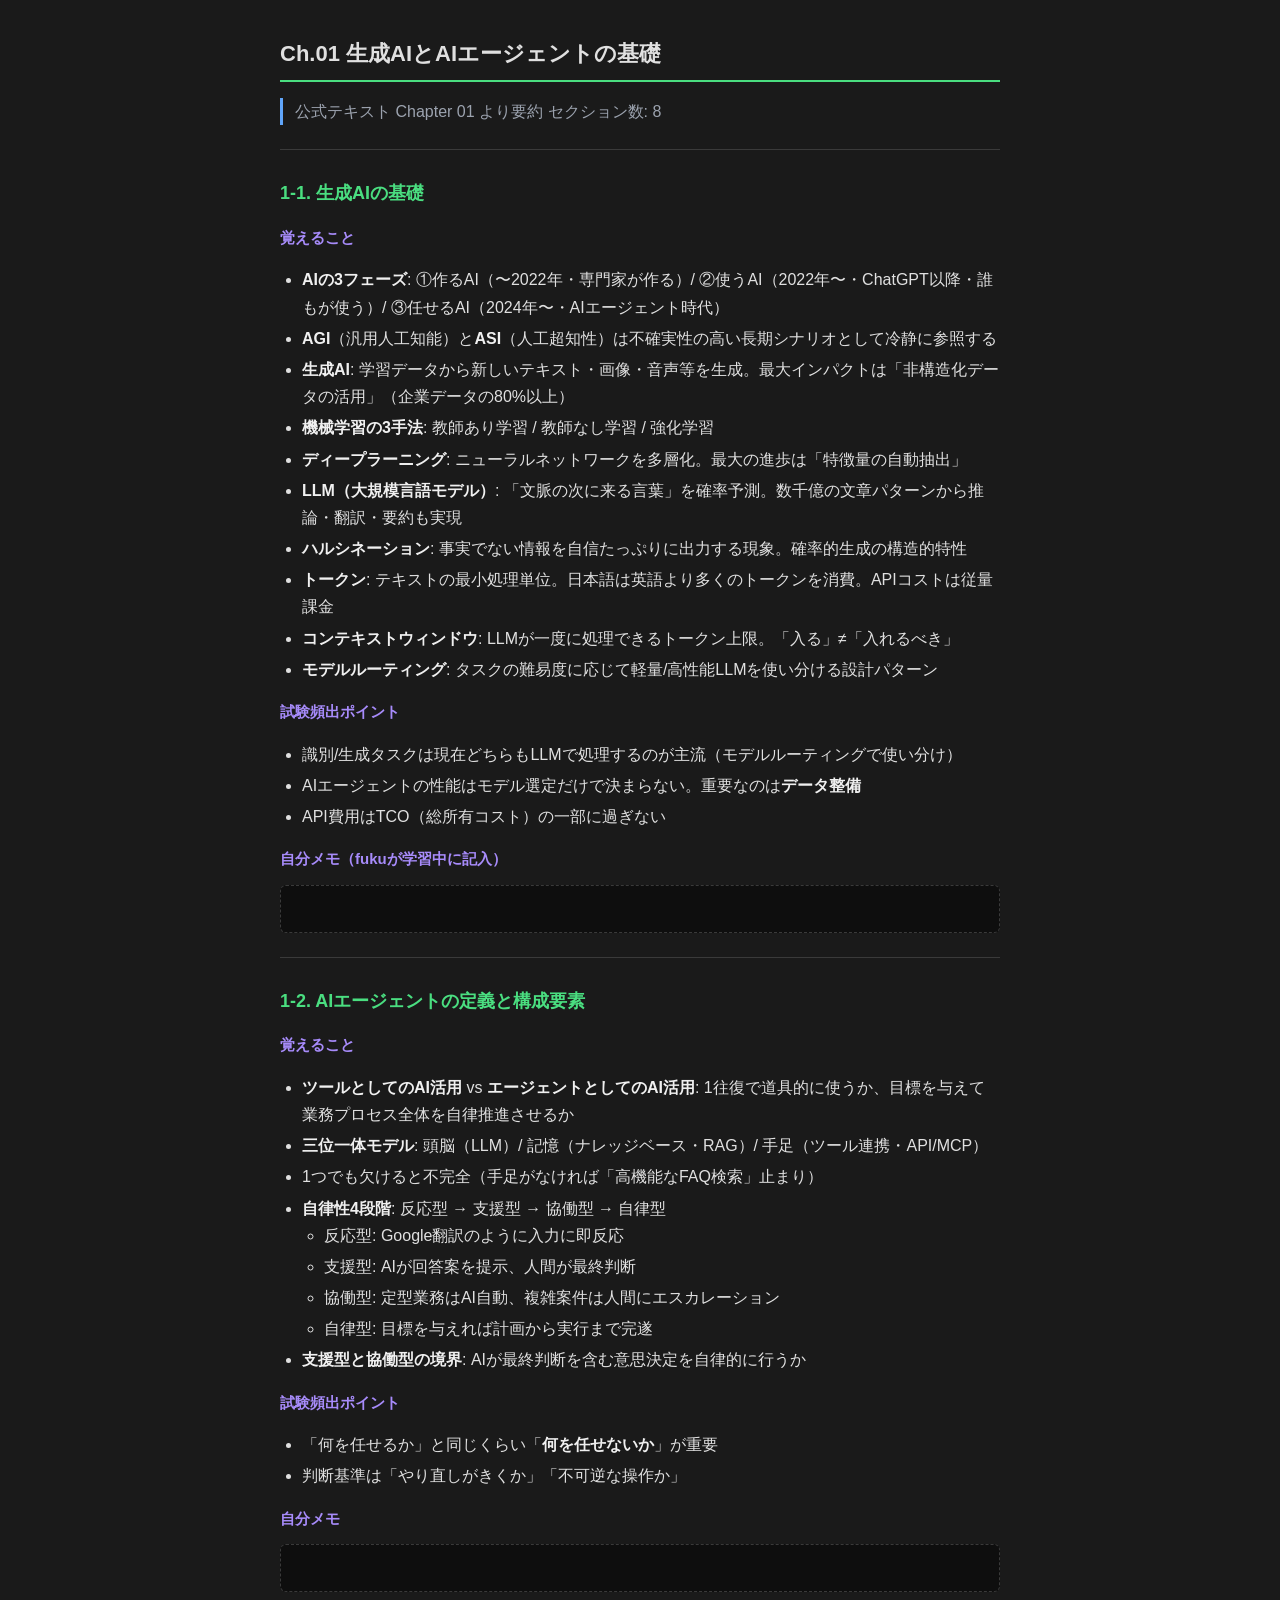
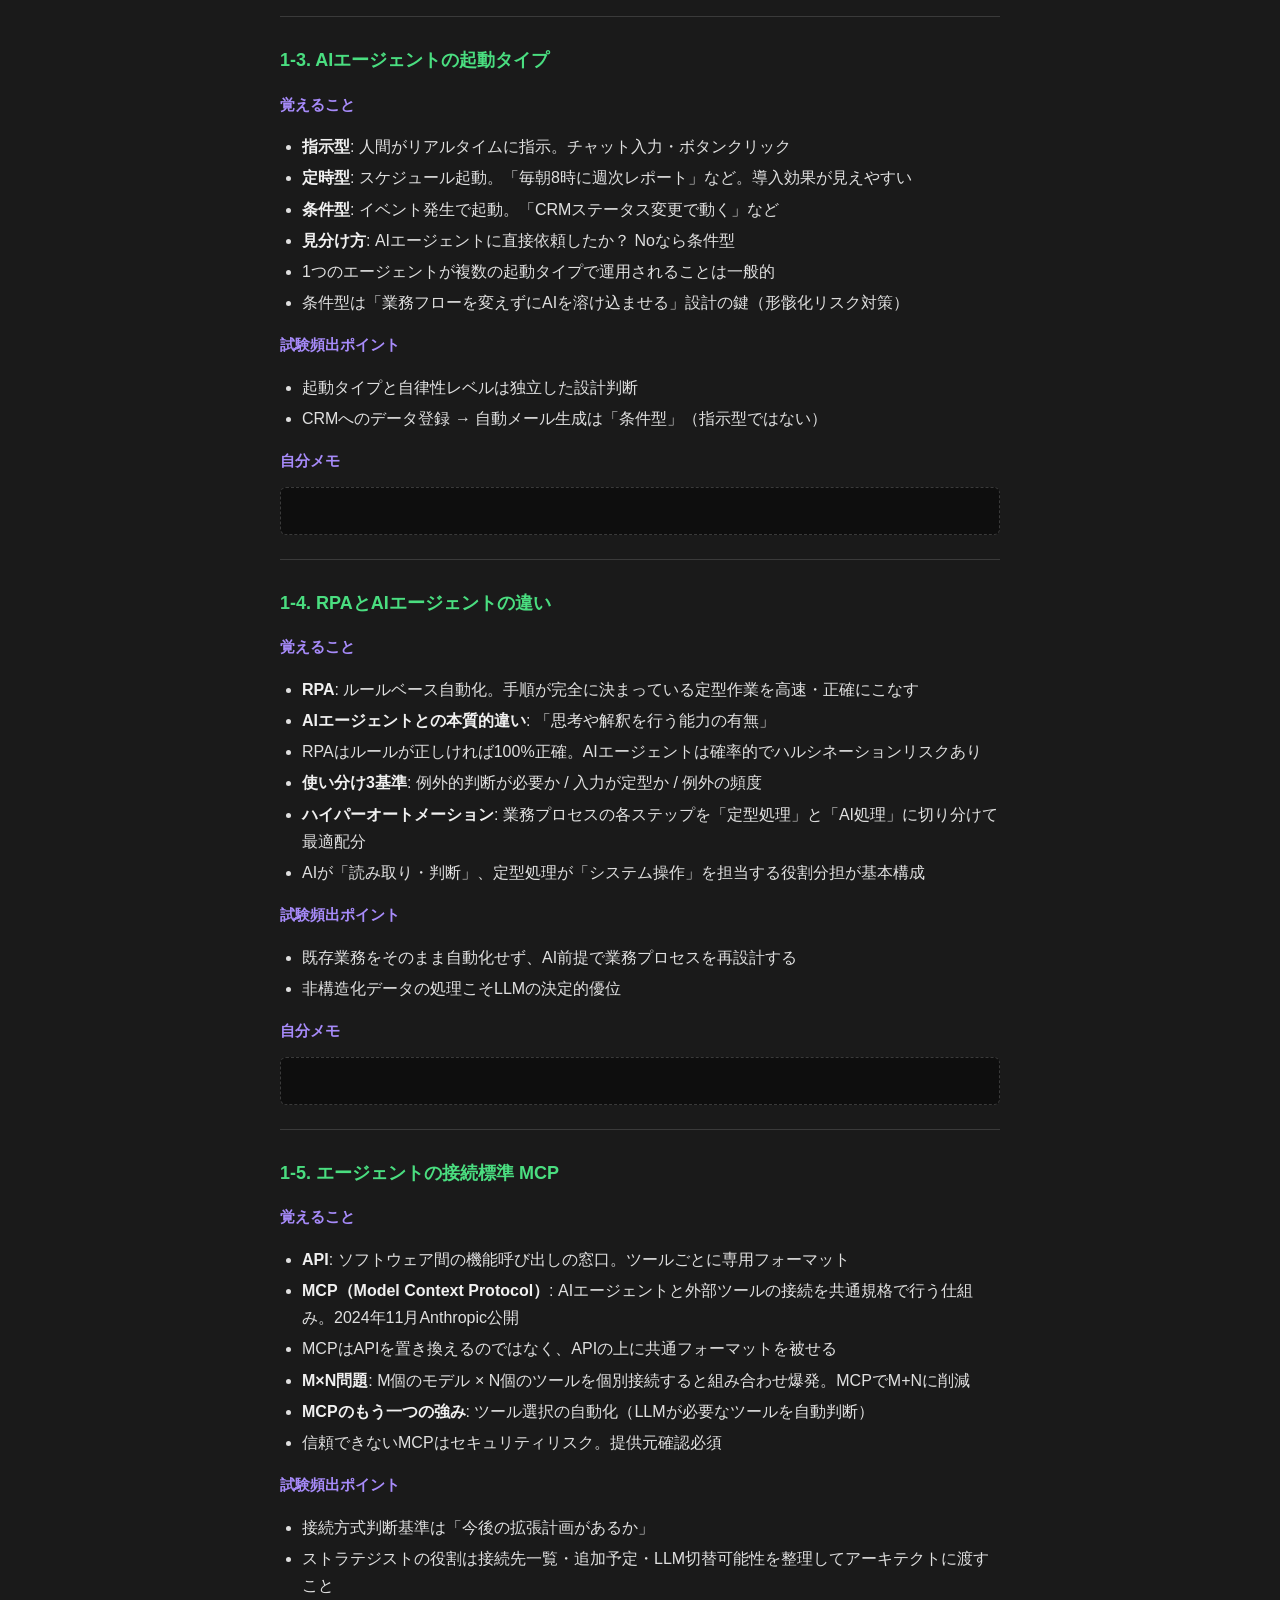
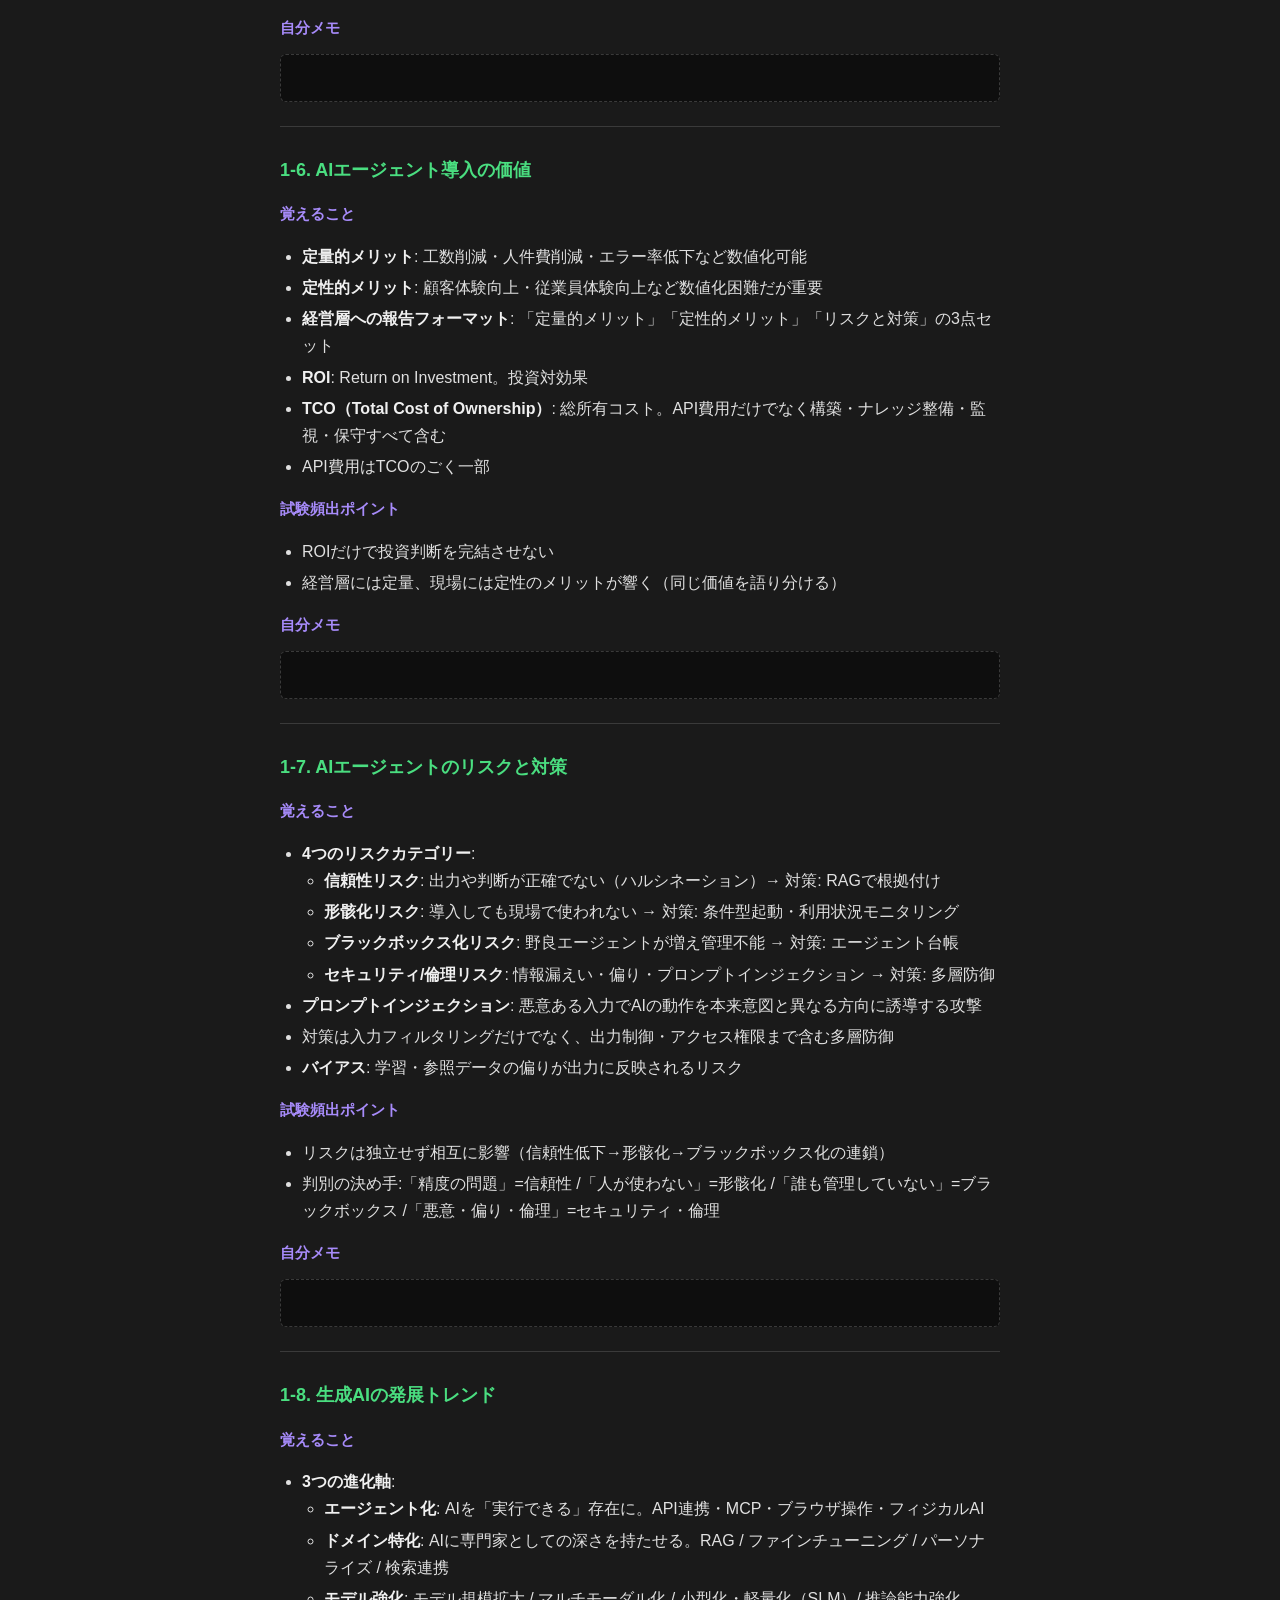
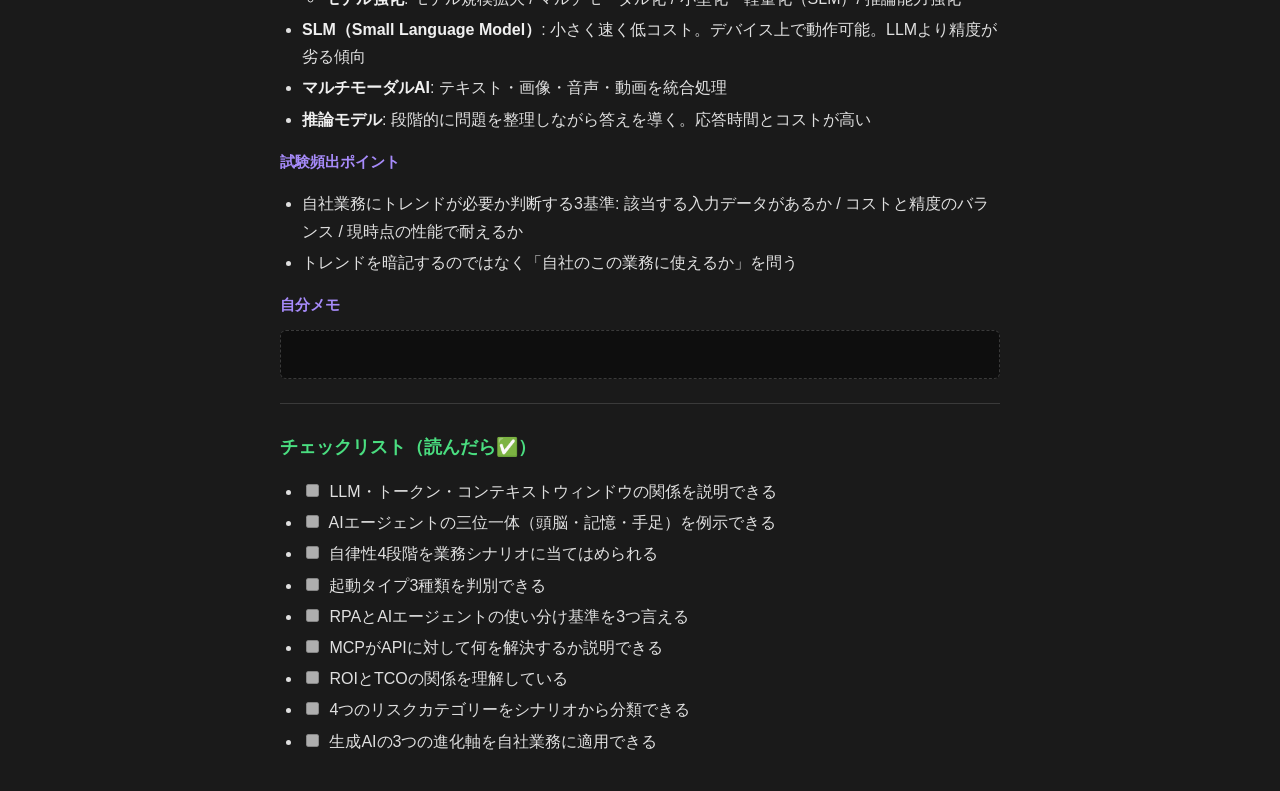
<file: learn-01.html>
<!DOCTYPE html>
<html lang="ja">
<head>
<meta charset="UTF-8">
<meta name="viewport" content="width=device-width, initial-scale=1">
<title>Ch.01 生成AIとAIエージェントの基礎</title>
<style>
  body { font-family: -apple-system, BlinkMacSystemFont, "Hiragino Sans", sans-serif; background: #1a1a1a; color: #e0e0e0; max-width: 720px; margin: 0 auto; padding: 20px; line-height: 1.7; }
  h1 { font-size: 22px; border-bottom: 2px solid #4ade80; padding-bottom: 8px; margin-bottom: 16px; }
  h2 { font-size: 18px; margin-top: 28px; margin-bottom: 12px; color: #4ade80; }
  h3 { font-size: 15px; margin-top: 16px; margin-bottom: 8px; color: #a78bfa; }
  h4 { font-size: 14px; margin-top: 12px; margin-bottom: 6px; color: #c0c0c0; }
  blockquote { border-left: 3px solid #60a5fa; padding-left: 12px; margin: 12px 0; color: #9ca3af; }
  table { border-collapse: collapse; width: 100%; margin: 12px 0; }
  th, td { border: 1px solid #3a3a3a; padding: 8px 10px; font-size: 13px; text-align: left; }
  th { background: #2e2e2e; }
  ul, ol { padding-left: 22px; }
  li { margin-bottom: 4px; }
  code { background: #2e2e2e; padding: 2px 6px; border-radius: 4px; font-size: 13px; }
  pre { background: #0e0e0e; border: 1px dashed #3a3a3a; padding: 12px; border-radius: 6px; overflow-x: auto; }
  pre code { background: none; padding: 0; }
  hr { border: none; border-top: 1px solid #3a3a3a; margin: 24px 0; }
  input[type="checkbox"] { margin-right: 6px; }
  strong { color: #f0f0f0; }
</style>
</head>
<body>
<h1>Ch.01 生成AIとAIエージェントの基礎</h1>
<blockquote>
<p>公式テキスト Chapter 01 より要約
セクション数: 8</p>
</blockquote>
<hr>
<h2>1-1. 生成AIの基礎</h2>
<h3>覚えること</h3>
<ul>
<li><strong>AIの3フェーズ</strong>: ①作るAI（〜2022年・専門家が作る）/ ②使うAI（2022年〜・ChatGPT以降・誰もが使う）/ ③任せるAI（2024年〜・AIエージェント時代）</li>
<li><strong>AGI</strong>（汎用人工知能）と<strong>ASI</strong>（人工超知性）は不確実性の高い長期シナリオとして冷静に参照する</li>
<li><strong>生成AI</strong>: 学習データから新しいテキスト・画像・音声等を生成。最大インパクトは「非構造化データの活用」（企業データの80%以上）</li>
<li><strong>機械学習の3手法</strong>: 教師あり学習 / 教師なし学習 / 強化学習</li>
<li><strong>ディープラーニング</strong>: ニューラルネットワークを多層化。最大の進歩は「特徴量の自動抽出」</li>
<li><strong>LLM（大規模言語モデル）</strong>: 「文脈の次に来る言葉」を確率予測。数千億の文章パターンから推論・翻訳・要約も実現</li>
<li><strong>ハルシネーション</strong>: 事実でない情報を自信たっぷりに出力する現象。確率的生成の構造的特性</li>
<li><strong>トークン</strong>: テキストの最小処理単位。日本語は英語より多くのトークンを消費。APIコストは従量課金</li>
<li><strong>コンテキストウィンドウ</strong>: LLMが一度に処理できるトークン上限。「入る」≠「入れるべき」</li>
<li><strong>モデルルーティング</strong>: タスクの難易度に応じて軽量/高性能LLMを使い分ける設計パターン</li>
</ul>
<h3>試験頻出ポイント</h3>
<ul>
<li>識別/生成タスクは現在どちらもLLMで処理するのが主流（モデルルーティングで使い分け）</li>
<li>AIエージェントの性能はモデル選定だけで決まらない。重要なのは<strong>データ整備</strong></li>
<li>API費用はTCO（総所有コスト）の一部に過ぎない</li>
</ul>
<h3>自分メモ（fukuが学習中に記入）</h3>
<pre><code>
</code></pre>
<hr>
<h2>1-2. AIエージェントの定義と構成要素</h2>
<h3>覚えること</h3>
<ul>
<li><strong>ツールとしてのAI活用</strong> vs <strong>エージェントとしてのAI活用</strong>: 1往復で道具的に使うか、目標を与えて業務プロセス全体を自律推進させるか</li>
<li><strong>三位一体モデル</strong>: 頭脳（LLM）/ 記憶（ナレッジベース・RAG）/ 手足（ツール連携・API/MCP）</li>
<li>1つでも欠けると不完全（手足がなければ「高機能なFAQ検索」止まり）</li>
<li><strong>自律性4段階</strong>: 反応型 → 支援型 → 協働型 → 自律型<ul>
<li>反応型: Google翻訳のように入力に即反応</li>
<li>支援型: AIが回答案を提示、人間が最終判断</li>
<li>協働型: 定型業務はAI自動、複雑案件は人間にエスカレーション</li>
<li>自律型: 目標を与えれば計画から実行まで完遂</li>
</ul>
</li>
<li><strong>支援型と協働型の境界</strong>: AIが最終判断を含む意思決定を自律的に行うか</li>
</ul>
<h3>試験頻出ポイント</h3>
<ul>
<li>「何を任せるか」と同じくらい「<strong>何を任せないか</strong>」が重要</li>
<li>判断基準は「やり直しがきくか」「不可逆な操作か」</li>
</ul>
<h3>自分メモ</h3>
<pre><code>
</code></pre>
<hr>
<h2>1-3. AIエージェントの起動タイプ</h2>
<h3>覚えること</h3>
<ul>
<li><strong>指示型</strong>: 人間がリアルタイムに指示。チャット入力・ボタンクリック</li>
<li><strong>定時型</strong>: スケジュール起動。「毎朝8時に週次レポート」など。導入効果が見えやすい</li>
<li><strong>条件型</strong>: イベント発生で起動。「CRMステータス変更で動く」など</li>
<li><strong>見分け方</strong>: AIエージェントに直接依頼したか？ Noなら条件型</li>
<li>1つのエージェントが複数の起動タイプで運用されることは一般的</li>
<li>条件型は「業務フローを変えずにAIを溶け込ませる」設計の鍵（形骸化リスク対策）</li>
</ul>
<h3>試験頻出ポイント</h3>
<ul>
<li>起動タイプと自律性レベルは独立した設計判断</li>
<li>CRMへのデータ登録 → 自動メール生成は「条件型」（指示型ではない）</li>
</ul>
<h3>自分メモ</h3>
<pre><code>
</code></pre>
<hr>
<h2>1-4. RPAとAIエージェントの違い</h2>
<h3>覚えること</h3>
<ul>
<li><strong>RPA</strong>: ルールベース自動化。手順が完全に決まっている定型作業を高速・正確にこなす</li>
<li><strong>AIエージェントとの本質的違い</strong>: 「思考や解釈を行う能力の有無」</li>
<li>RPAはルールが正しければ100%正確。AIエージェントは確率的でハルシネーションリスクあり</li>
<li><strong>使い分け3基準</strong>: 例外的判断が必要か / 入力が定型か / 例外の頻度</li>
<li><strong>ハイパーオートメーション</strong>: 業務プロセスの各ステップを「定型処理」と「AI処理」に切り分けて最適配分</li>
<li>AIが「読み取り・判断」、定型処理が「システム操作」を担当する役割分担が基本構成</li>
</ul>
<h3>試験頻出ポイント</h3>
<ul>
<li>既存業務をそのまま自動化せず、AI前提で業務プロセスを再設計する</li>
<li>非構造化データの処理こそLLMの決定的優位</li>
</ul>
<h3>自分メモ</h3>
<pre><code>
</code></pre>
<hr>
<h2>1-5. エージェントの接続標準 MCP</h2>
<h3>覚えること</h3>
<ul>
<li><strong>API</strong>: ソフトウェア間の機能呼び出しの窓口。ツールごとに専用フォーマット</li>
<li><strong>MCP（Model Context Protocol）</strong>: AIエージェントと外部ツールの接続を共通規格で行う仕組み。2024年11月Anthropic公開</li>
<li>MCPはAPIを置き換えるのではなく、APIの上に共通フォーマットを被せる</li>
<li><strong>M×N問題</strong>: M個のモデル × N個のツールを個別接続すると組み合わせ爆発。MCPでM+Nに削減</li>
<li><strong>MCPのもう一つの強み</strong>: ツール選択の自動化（LLMが必要なツールを自動判断）</li>
<li>信頼できないMCPはセキュリティリスク。提供元確認必須</li>
</ul>
<h3>試験頻出ポイント</h3>
<ul>
<li>接続方式判断基準は「今後の拡張計画があるか」</li>
<li>ストラテジストの役割は接続先一覧・追加予定・LLM切替可能性を整理してアーキテクトに渡すこと</li>
</ul>
<h3>自分メモ</h3>
<pre><code>
</code></pre>
<hr>
<h2>1-6. AIエージェント導入の価値</h2>
<h3>覚えること</h3>
<ul>
<li><strong>定量的メリット</strong>: 工数削減・人件費削減・エラー率低下など数値化可能</li>
<li><strong>定性的メリット</strong>: 顧客体験向上・従業員体験向上など数値化困難だが重要</li>
<li><strong>経営層への報告フォーマット</strong>: 「定量的メリット」「定性的メリット」「リスクと対策」の3点セット</li>
<li><strong>ROI</strong>: Return on Investment。投資対効果</li>
<li><strong>TCO（Total Cost of Ownership）</strong>: 総所有コスト。API費用だけでなく構築・ナレッジ整備・監視・保守すべて含む</li>
<li>API費用はTCOのごく一部</li>
</ul>
<h3>試験頻出ポイント</h3>
<ul>
<li>ROIだけで投資判断を完結させない</li>
<li>経営層には定量、現場には定性のメリットが響く（同じ価値を語り分ける）</li>
</ul>
<h3>自分メモ</h3>
<pre><code>
</code></pre>
<hr>
<h2>1-7. AIエージェントのリスクと対策</h2>
<h3>覚えること</h3>
<ul>
<li><strong>4つのリスクカテゴリー</strong>:<ul>
<li><strong>信頼性リスク</strong>: 出力や判断が正確でない（ハルシネーション）→ 対策: RAGで根拠付け</li>
<li><strong>形骸化リスク</strong>: 導入しても現場で使われない → 対策: 条件型起動・利用状況モニタリング</li>
<li><strong>ブラックボックス化リスク</strong>: 野良エージェントが増え管理不能 → 対策: エージェント台帳</li>
<li><strong>セキュリティ/倫理リスク</strong>: 情報漏えい・偏り・プロンプトインジェクション → 対策: 多層防御</li>
</ul>
</li>
<li><strong>プロンプトインジェクション</strong>: 悪意ある入力でAIの動作を本来意図と異なる方向に誘導する攻撃</li>
<li>対策は入力フィルタリングだけでなく、出力制御・アクセス権限まで含む多層防御</li>
<li><strong>バイアス</strong>: 学習・参照データの偏りが出力に反映されるリスク</li>
</ul>
<h3>試験頻出ポイント</h3>
<ul>
<li>リスクは独立せず相互に影響（信頼性低下→形骸化→ブラックボックス化の連鎖）</li>
<li>判別の決め手:「精度の問題」=信頼性 /「人が使わない」=形骸化 /「誰も管理していない」=ブラックボックス /「悪意・偏り・倫理」=セキュリティ・倫理</li>
</ul>
<h3>自分メモ</h3>
<pre><code>
</code></pre>
<hr>
<h2>1-8. 生成AIの発展トレンド</h2>
<h3>覚えること</h3>
<ul>
<li><strong>3つの進化軸</strong>:<ul>
<li><strong>エージェント化</strong>: AIを「実行できる」存在に。API連携・MCP・ブラウザ操作・フィジカルAI</li>
<li><strong>ドメイン特化</strong>: AIに専門家としての深さを持たせる。RAG / ファインチューニング / パーソナライズ / 検索連携</li>
<li><strong>モデル強化</strong>: モデル規模拡大 / マルチモーダル化 / 小型化・軽量化（SLM）/ 推論能力強化</li>
</ul>
</li>
<li><strong>SLM（Small Language Model）</strong>: 小さく速く低コスト。デバイス上で動作可能。LLMより精度が劣る傾向</li>
<li><strong>マルチモーダルAI</strong>: テキスト・画像・音声・動画を統合処理</li>
<li><strong>推論モデル</strong>: 段階的に問題を整理しながら答えを導く。応答時間とコストが高い</li>
</ul>
<h3>試験頻出ポイント</h3>
<ul>
<li>自社業務にトレンドが必要か判断する3基準: 該当する入力データがあるか / コストと精度のバランス / 現時点の性能で耐えるか</li>
<li>トレンドを暗記するのではなく「自社のこの業務に使えるか」を問う</li>
</ul>
<h3>自分メモ</h3>
<pre><code>
</code></pre>
<hr>
<h2>チェックリスト（読んだら✅）</h2>
<ul>
<li><input disabled="" type="checkbox"> LLM・トークン・コンテキストウィンドウの関係を説明できる</li>
<li><input disabled="" type="checkbox"> AIエージェントの三位一体（頭脳・記憶・手足）を例示できる</li>
<li><input disabled="" type="checkbox"> 自律性4段階を業務シナリオに当てはめられる</li>
<li><input disabled="" type="checkbox"> 起動タイプ3種類を判別できる</li>
<li><input disabled="" type="checkbox"> RPAとAIエージェントの使い分け基準を3つ言える</li>
<li><input disabled="" type="checkbox"> MCPがAPIに対して何を解決するか説明できる</li>
<li><input disabled="" type="checkbox"> ROIとTCOの関係を理解している</li>
<li><input disabled="" type="checkbox"> 4つのリスクカテゴリーをシナリオから分類できる</li>
<li><input disabled="" type="checkbox"> 生成AIの3つの進化軸を自社業務に適用できる</li>
</ul>

</body>
</html>
</file>
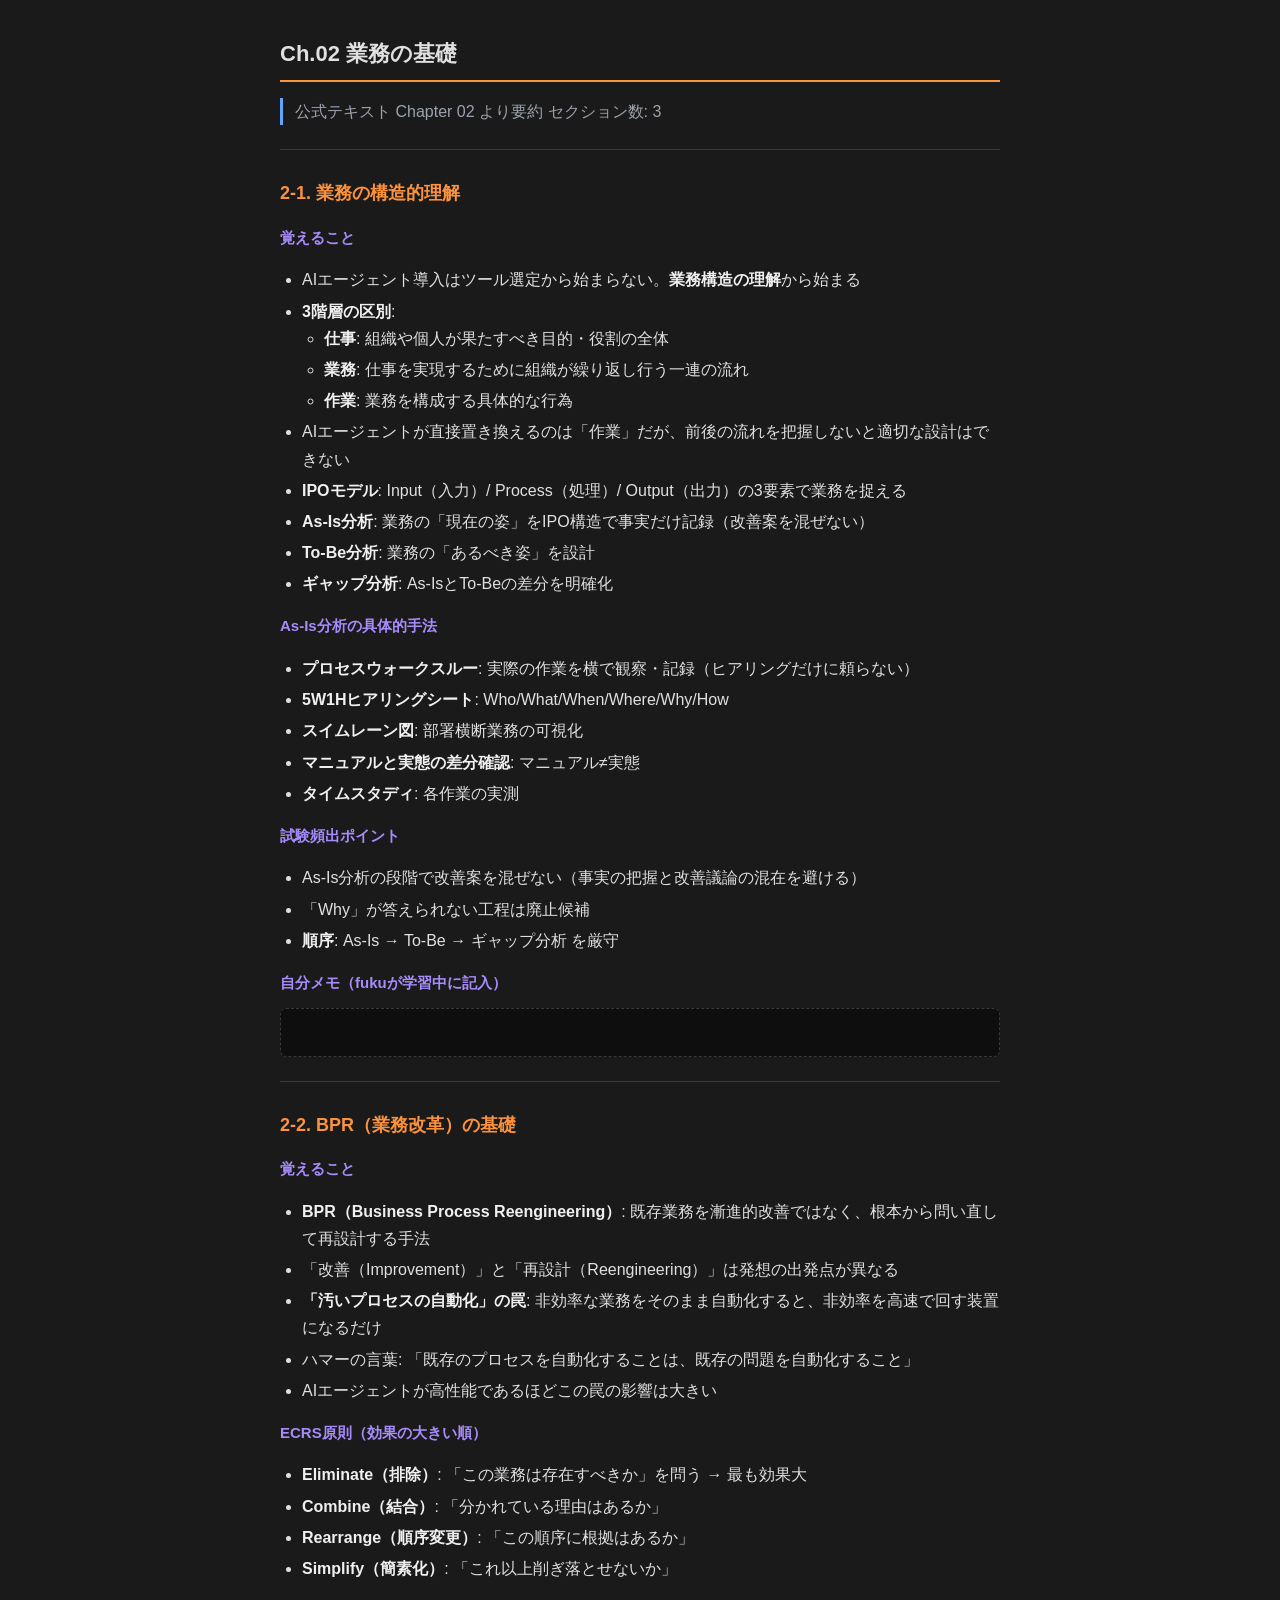
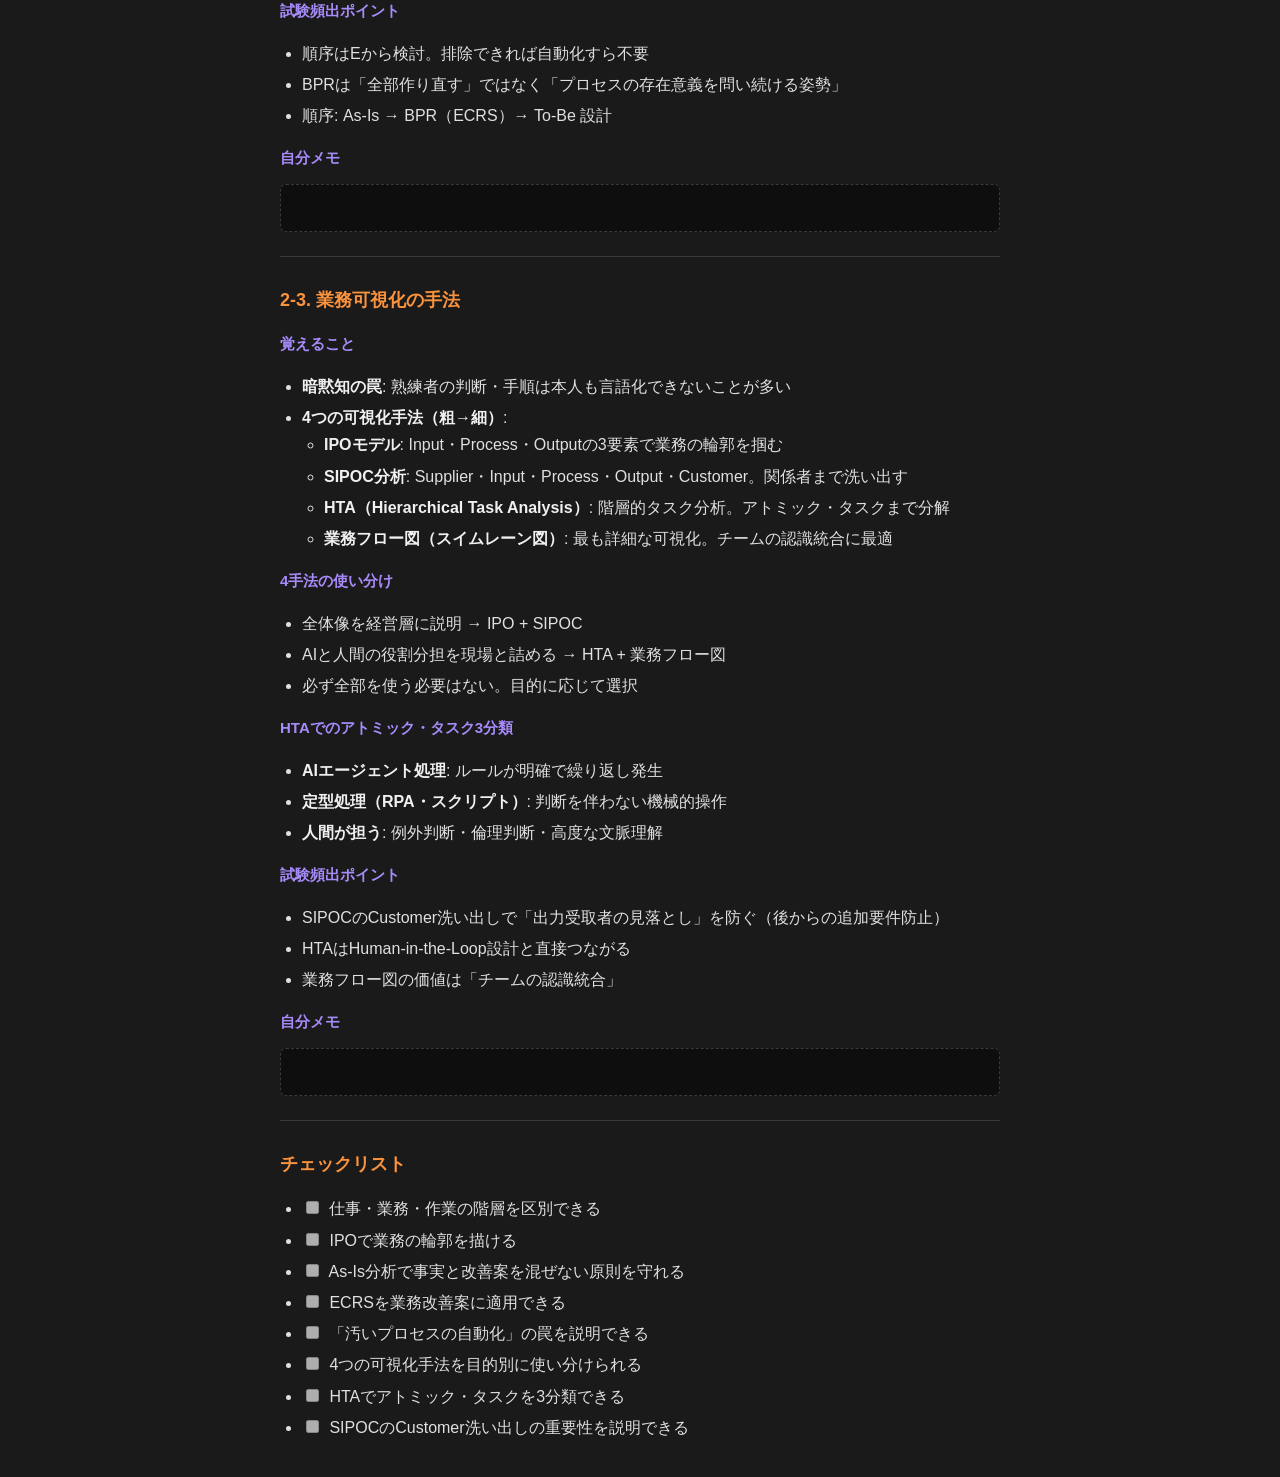
<file: learn-02.html>
<!DOCTYPE html>
<html lang="ja">
<head>
<meta charset="UTF-8">
<meta name="viewport" content="width=device-width, initial-scale=1">
<title>Ch.02 業務の基礎</title>
<style>
  body { font-family: -apple-system, BlinkMacSystemFont, "Hiragino Sans", sans-serif; background: #1a1a1a; color: #e0e0e0; max-width: 720px; margin: 0 auto; padding: 20px; line-height: 1.7; }
  h1 { font-size: 22px; border-bottom: 2px solid #fb923c; padding-bottom: 8px; margin-bottom: 16px; }
  h2 { font-size: 18px; margin-top: 28px; margin-bottom: 12px; color: #fb923c; }
  h3 { font-size: 15px; margin-top: 16px; margin-bottom: 8px; color: #a78bfa; }
  h4 { font-size: 14px; margin-top: 12px; margin-bottom: 6px; color: #c0c0c0; }
  blockquote { border-left: 3px solid #60a5fa; padding-left: 12px; margin: 12px 0; color: #9ca3af; }
  table { border-collapse: collapse; width: 100%; margin: 12px 0; }
  th, td { border: 1px solid #3a3a3a; padding: 8px 10px; font-size: 13px; text-align: left; }
  th { background: #2e2e2e; }
  ul, ol { padding-left: 22px; }
  li { margin-bottom: 4px; }
  code { background: #2e2e2e; padding: 2px 6px; border-radius: 4px; font-size: 13px; }
  pre { background: #0e0e0e; border: 1px dashed #3a3a3a; padding: 12px; border-radius: 6px; overflow-x: auto; }
  pre code { background: none; padding: 0; }
  hr { border: none; border-top: 1px solid #3a3a3a; margin: 24px 0; }
  input[type="checkbox"] { margin-right: 6px; }
  strong { color: #f0f0f0; }
</style>
</head>
<body>
<h1>Ch.02 業務の基礎</h1>
<blockquote>
<p>公式テキスト Chapter 02 より要約
セクション数: 3</p>
</blockquote>
<hr>
<h2>2-1. 業務の構造的理解</h2>
<h3>覚えること</h3>
<ul>
<li>AIエージェント導入はツール選定から始まらない。<strong>業務構造の理解</strong>から始まる</li>
<li><strong>3階層の区別</strong>:<ul>
<li><strong>仕事</strong>: 組織や個人が果たすべき目的・役割の全体</li>
<li><strong>業務</strong>: 仕事を実現するために組織が繰り返し行う一連の流れ</li>
<li><strong>作業</strong>: 業務を構成する具体的な行為</li>
</ul>
</li>
<li>AIエージェントが直接置き換えるのは「作業」だが、前後の流れを把握しないと適切な設計はできない</li>
<li><strong>IPOモデル</strong>: Input（入力）/ Process（処理）/ Output（出力）の3要素で業務を捉える</li>
<li><strong>As-Is分析</strong>: 業務の「現在の姿」をIPO構造で事実だけ記録（改善案を混ぜない）</li>
<li><strong>To-Be分析</strong>: 業務の「あるべき姿」を設計</li>
<li><strong>ギャップ分析</strong>: As-IsとTo-Beの差分を明確化</li>
</ul>
<h3>As-Is分析の具体的手法</h3>
<ul>
<li><strong>プロセスウォークスルー</strong>: 実際の作業を横で観察・記録（ヒアリングだけに頼らない）</li>
<li><strong>5W1Hヒアリングシート</strong>: Who/What/When/Where/Why/How</li>
<li><strong>スイムレーン図</strong>: 部署横断業務の可視化</li>
<li><strong>マニュアルと実態の差分確認</strong>: マニュアル≠実態</li>
<li><strong>タイムスタディ</strong>: 各作業の実測</li>
</ul>
<h3>試験頻出ポイント</h3>
<ul>
<li>As-Is分析の段階で改善案を混ぜない（事実の把握と改善議論の混在を避ける）</li>
<li>「Why」が答えられない工程は廃止候補</li>
<li><strong>順序</strong>: As-Is → To-Be → ギャップ分析 を厳守</li>
</ul>
<h3>自分メモ（fukuが学習中に記入）</h3>
<pre><code>
</code></pre>
<hr>
<h2>2-2. BPR（業務改革）の基礎</h2>
<h3>覚えること</h3>
<ul>
<li><strong>BPR（Business Process Reengineering）</strong>: 既存業務を漸進的改善ではなく、根本から問い直して再設計する手法</li>
<li>「改善（Improvement）」と「再設計（Reengineering）」は発想の出発点が異なる</li>
<li><strong>「汚いプロセスの自動化」の罠</strong>: 非効率な業務をそのまま自動化すると、非効率を高速で回す装置になるだけ</li>
<li>ハマーの言葉: 「既存のプロセスを自動化することは、既存の問題を自動化すること」</li>
<li>AIエージェントが高性能であるほどこの罠の影響は大きい</li>
</ul>
<h3>ECRS原則（効果の大きい順）</h3>
<ul>
<li><strong>Eliminate（排除）</strong>: 「この業務は存在すべきか」を問う → 最も効果大</li>
<li><strong>Combine（結合）</strong>: 「分かれている理由はあるか」</li>
<li><strong>Rearrange（順序変更）</strong>: 「この順序に根拠はあるか」</li>
<li><strong>Simplify（簡素化）</strong>: 「これ以上削ぎ落とせないか」</li>
</ul>
<h3>試験頻出ポイント</h3>
<ul>
<li>順序はEから検討。排除できれば自動化すら不要</li>
<li>BPRは「全部作り直す」ではなく「プロセスの存在意義を問い続ける姿勢」</li>
<li>順序: As-Is → BPR（ECRS）→ To-Be 設計</li>
</ul>
<h3>自分メモ</h3>
<pre><code>
</code></pre>
<hr>
<h2>2-3. 業務可視化の手法</h2>
<h3>覚えること</h3>
<ul>
<li><strong>暗黙知の罠</strong>: 熟練者の判断・手順は本人も言語化できないことが多い</li>
<li><strong>4つの可視化手法（粗→細）</strong>:<ul>
<li><strong>IPOモデル</strong>: Input・Process・Outputの3要素で業務の輪郭を掴む</li>
<li><strong>SIPOC分析</strong>: Supplier・Input・Process・Output・Customer。関係者まで洗い出す</li>
<li><strong>HTA（Hierarchical Task Analysis）</strong>: 階層的タスク分析。アトミック・タスクまで分解</li>
<li><strong>業務フロー図（スイムレーン図）</strong>: 最も詳細な可視化。チームの認識統合に最適</li>
</ul>
</li>
</ul>
<h3>4手法の使い分け</h3>
<ul>
<li>全体像を経営層に説明 → IPO + SIPOC</li>
<li>AIと人間の役割分担を現場と詰める → HTA + 業務フロー図</li>
<li>必ず全部を使う必要はない。目的に応じて選択</li>
</ul>
<h3>HTAでのアトミック・タスク3分類</h3>
<ul>
<li><strong>AIエージェント処理</strong>: ルールが明確で繰り返し発生</li>
<li><strong>定型処理（RPA・スクリプト）</strong>: 判断を伴わない機械的操作</li>
<li><strong>人間が担う</strong>: 例外判断・倫理判断・高度な文脈理解</li>
</ul>
<h3>試験頻出ポイント</h3>
<ul>
<li>SIPOCのCustomer洗い出しで「出力受取者の見落とし」を防ぐ（後からの追加要件防止）</li>
<li>HTAはHuman-in-the-Loop設計と直接つながる</li>
<li>業務フロー図の価値は「チームの認識統合」</li>
</ul>
<h3>自分メモ</h3>
<pre><code>
</code></pre>
<hr>
<h2>チェックリスト</h2>
<ul>
<li><input disabled="" type="checkbox"> 仕事・業務・作業の階層を区別できる</li>
<li><input disabled="" type="checkbox"> IPOで業務の輪郭を描ける</li>
<li><input disabled="" type="checkbox"> As-Is分析で事実と改善案を混ぜない原則を守れる</li>
<li><input disabled="" type="checkbox"> ECRSを業務改善案に適用できる</li>
<li><input disabled="" type="checkbox"> 「汚いプロセスの自動化」の罠を説明できる</li>
<li><input disabled="" type="checkbox"> 4つの可視化手法を目的別に使い分けられる</li>
<li><input disabled="" type="checkbox"> HTAでアトミック・タスクを3分類できる</li>
<li><input disabled="" type="checkbox"> SIPOCのCustomer洗い出しの重要性を説明できる</li>
</ul>

</body>
</html>
</file>
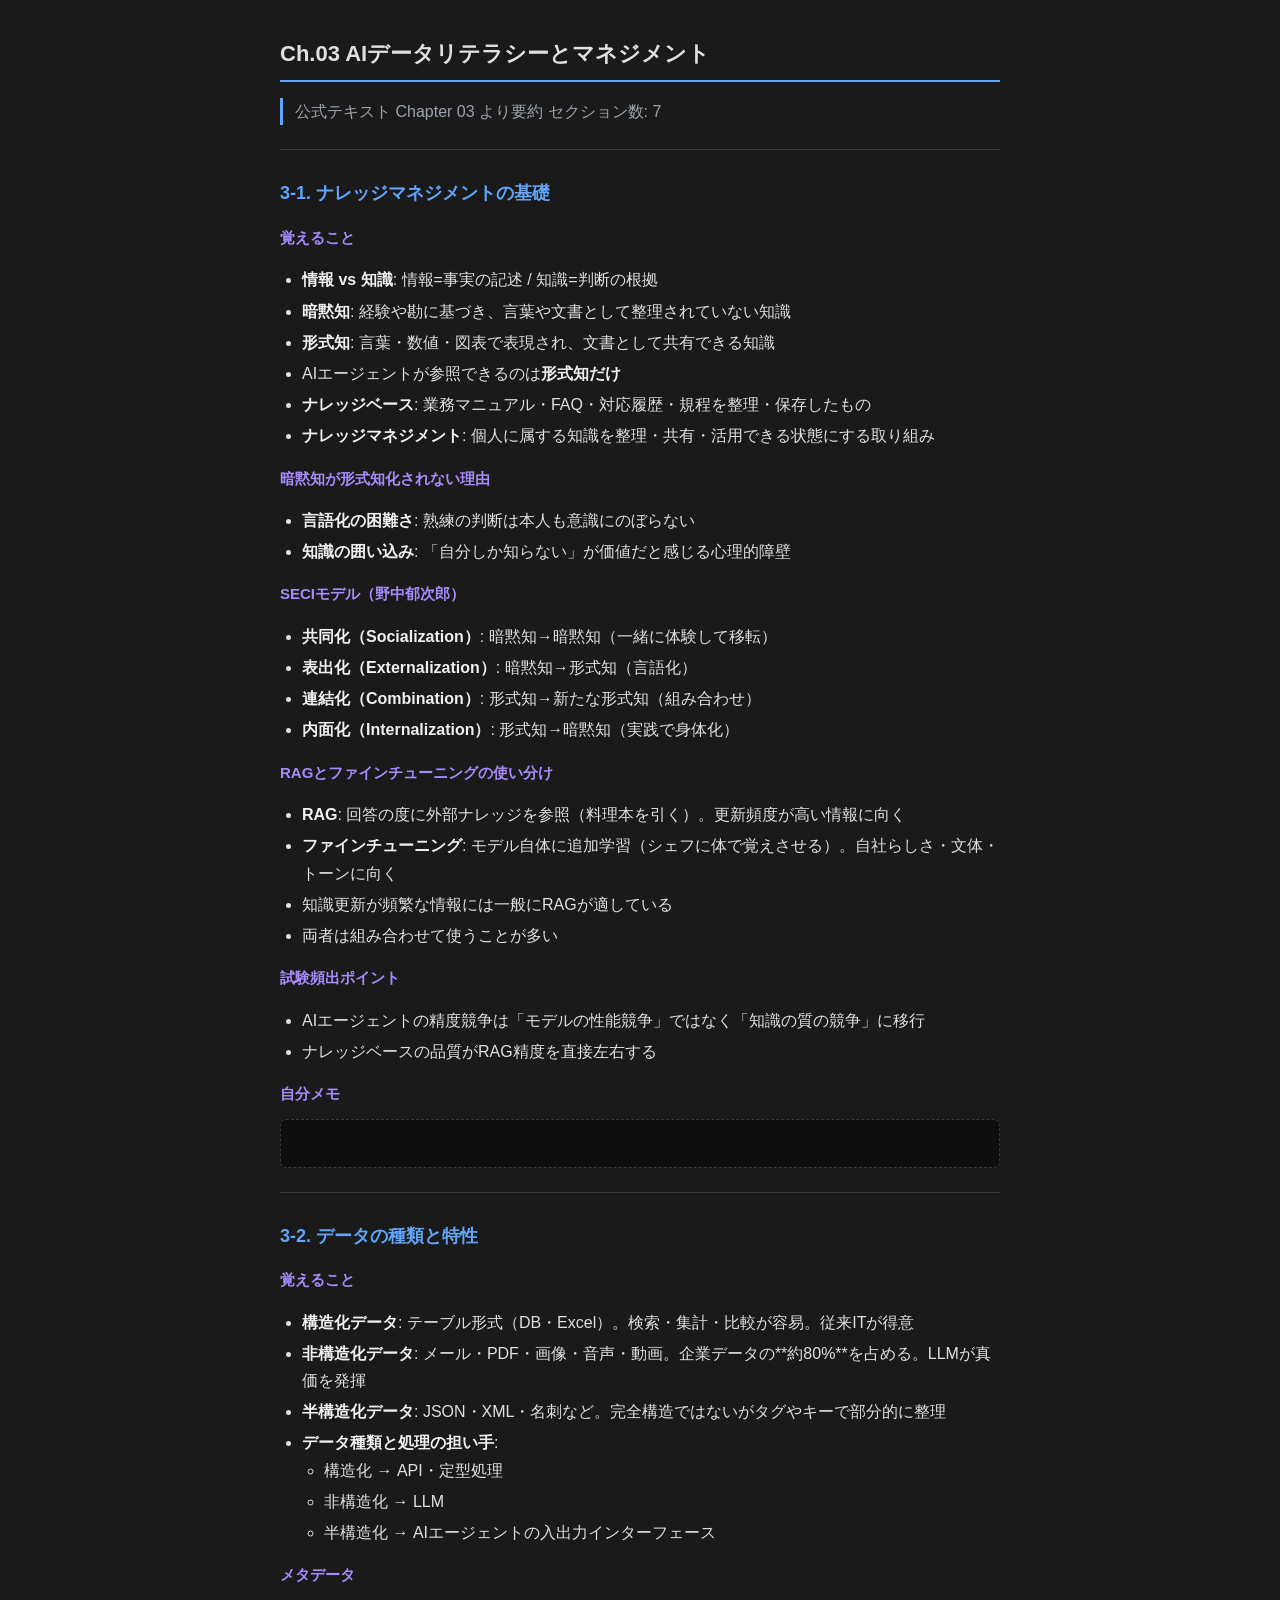
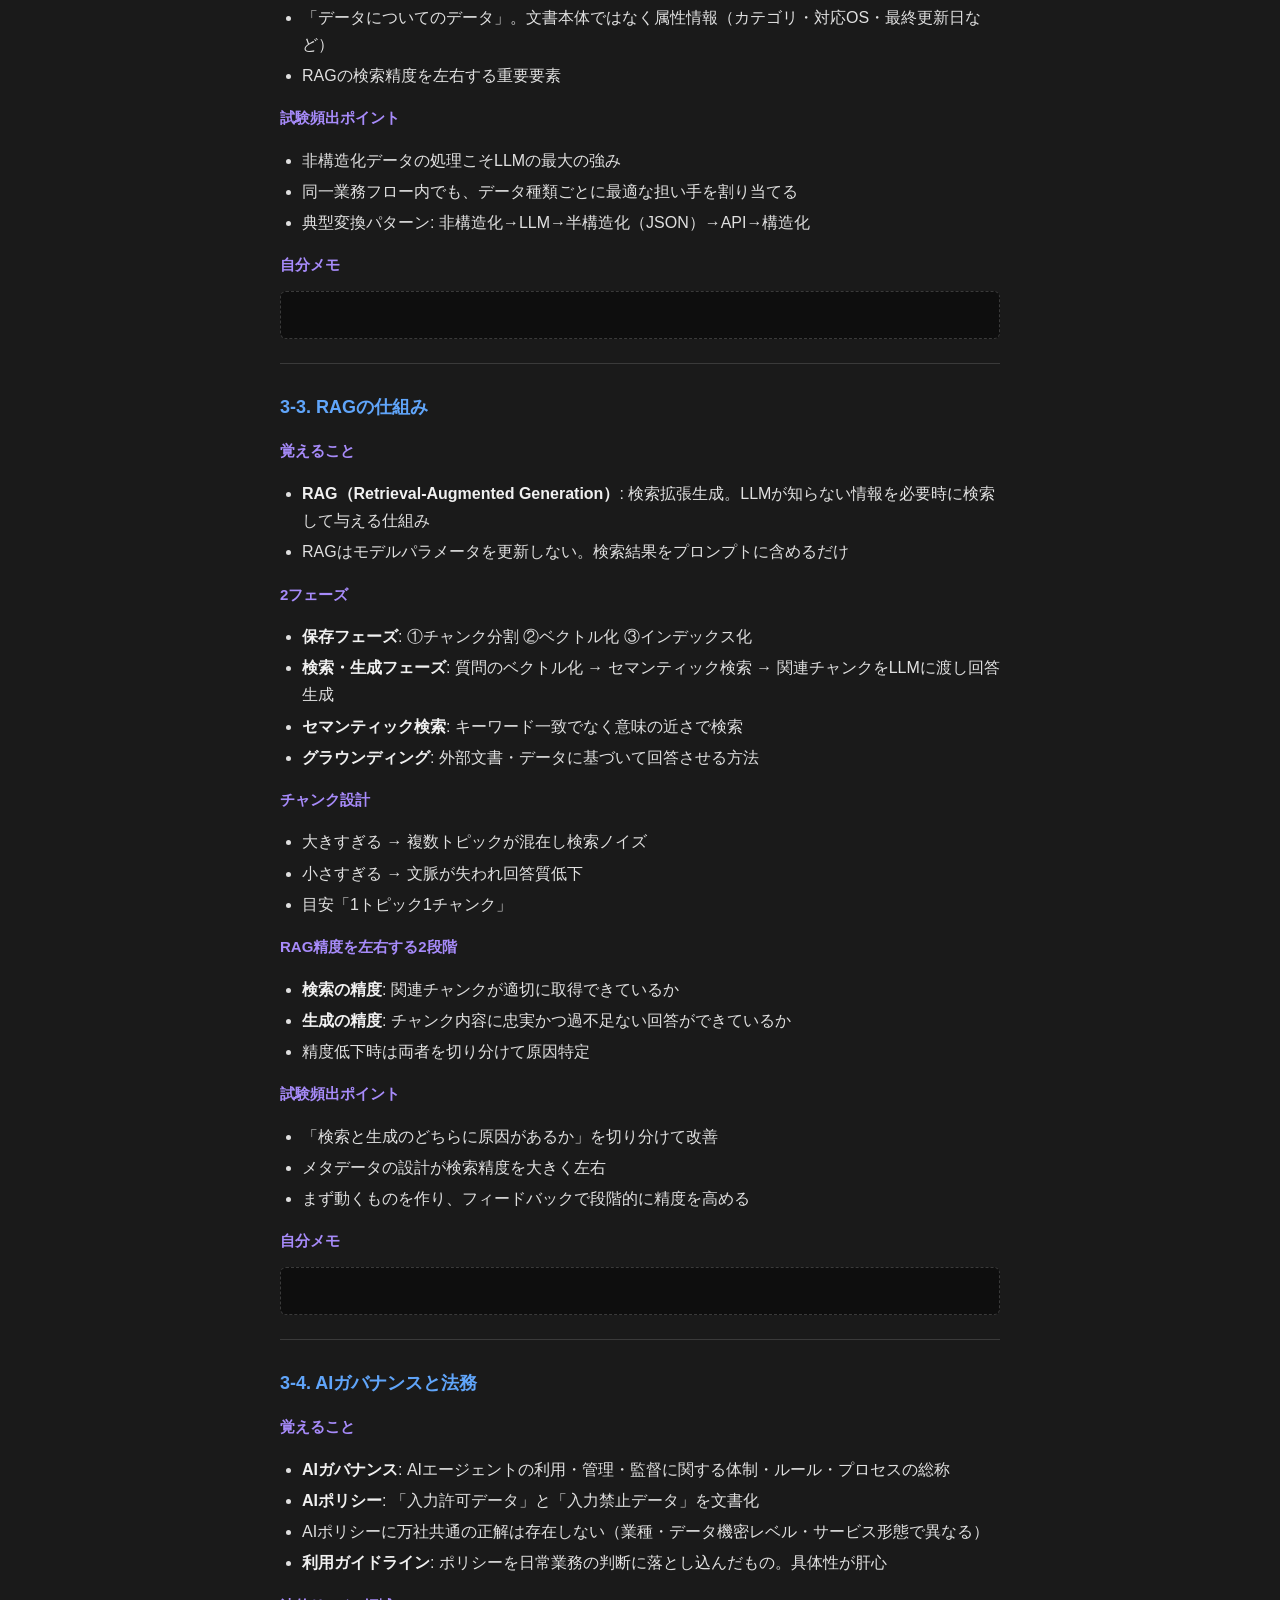
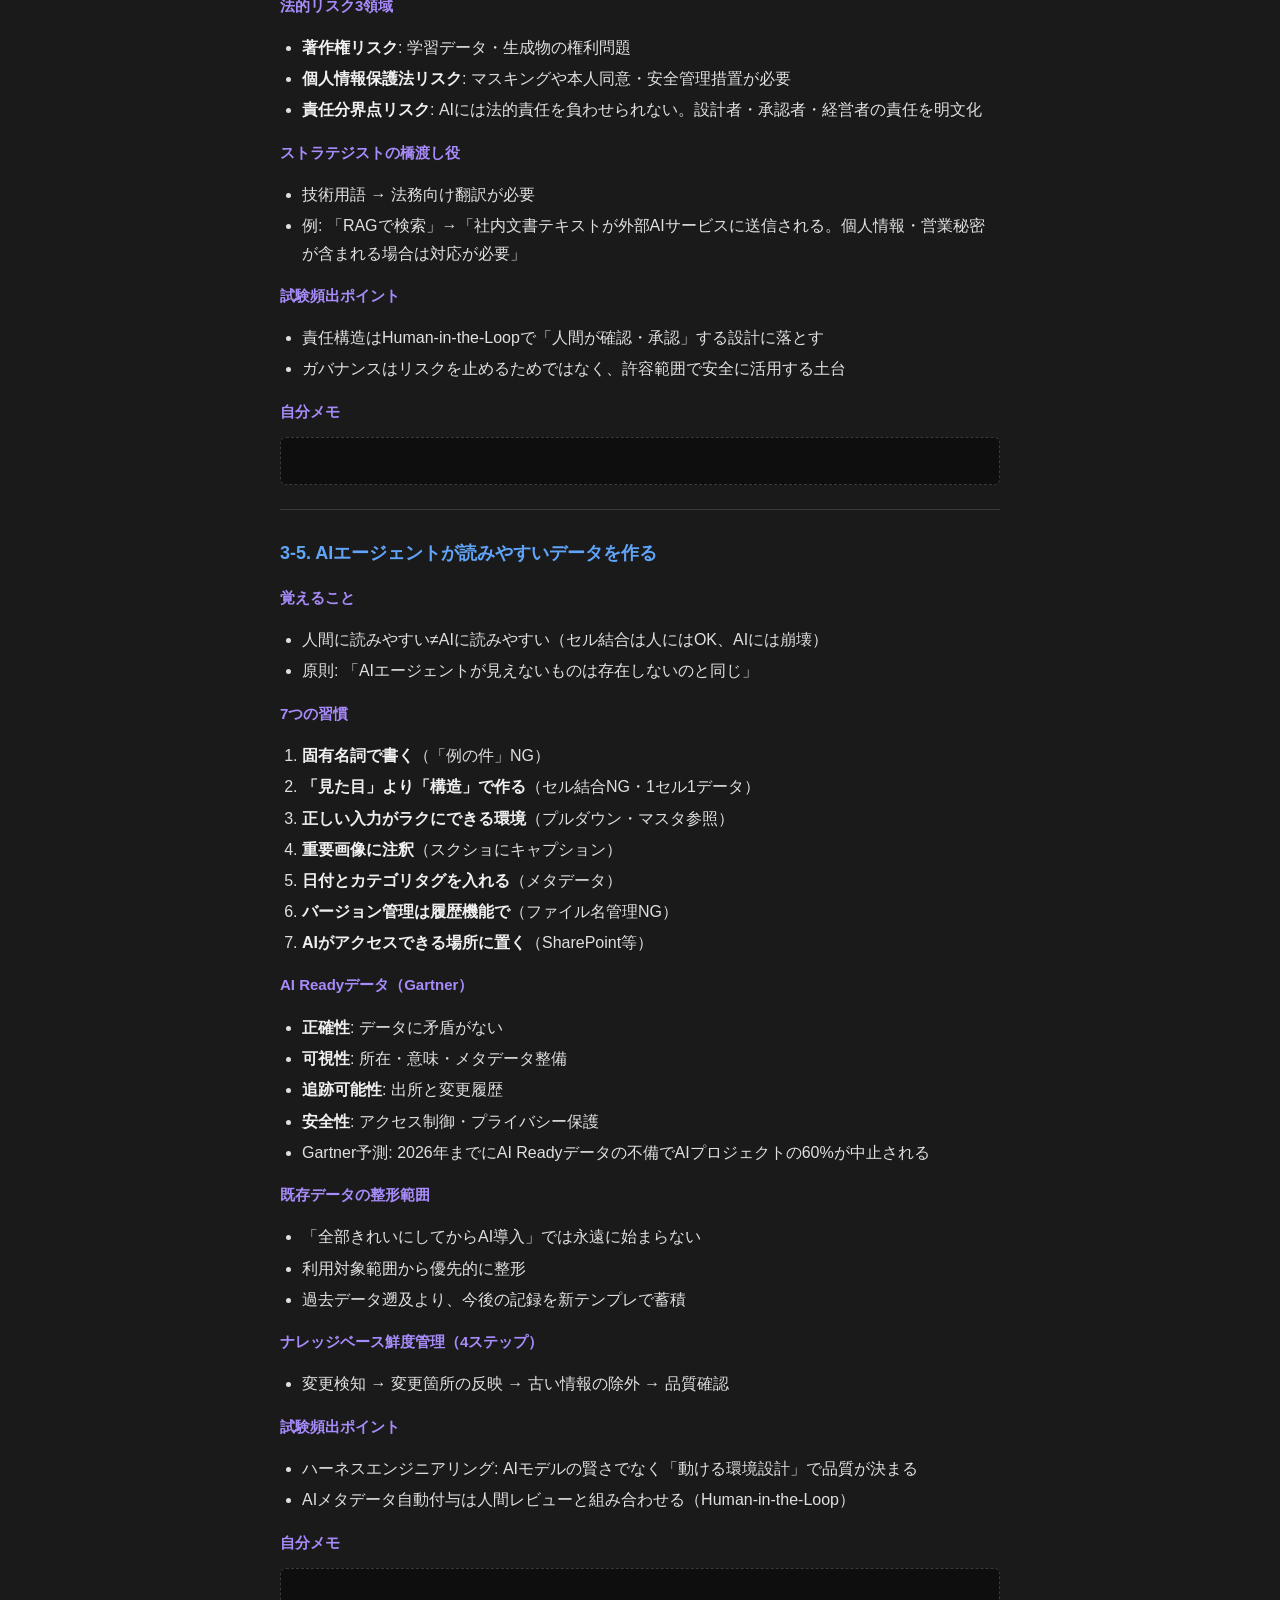
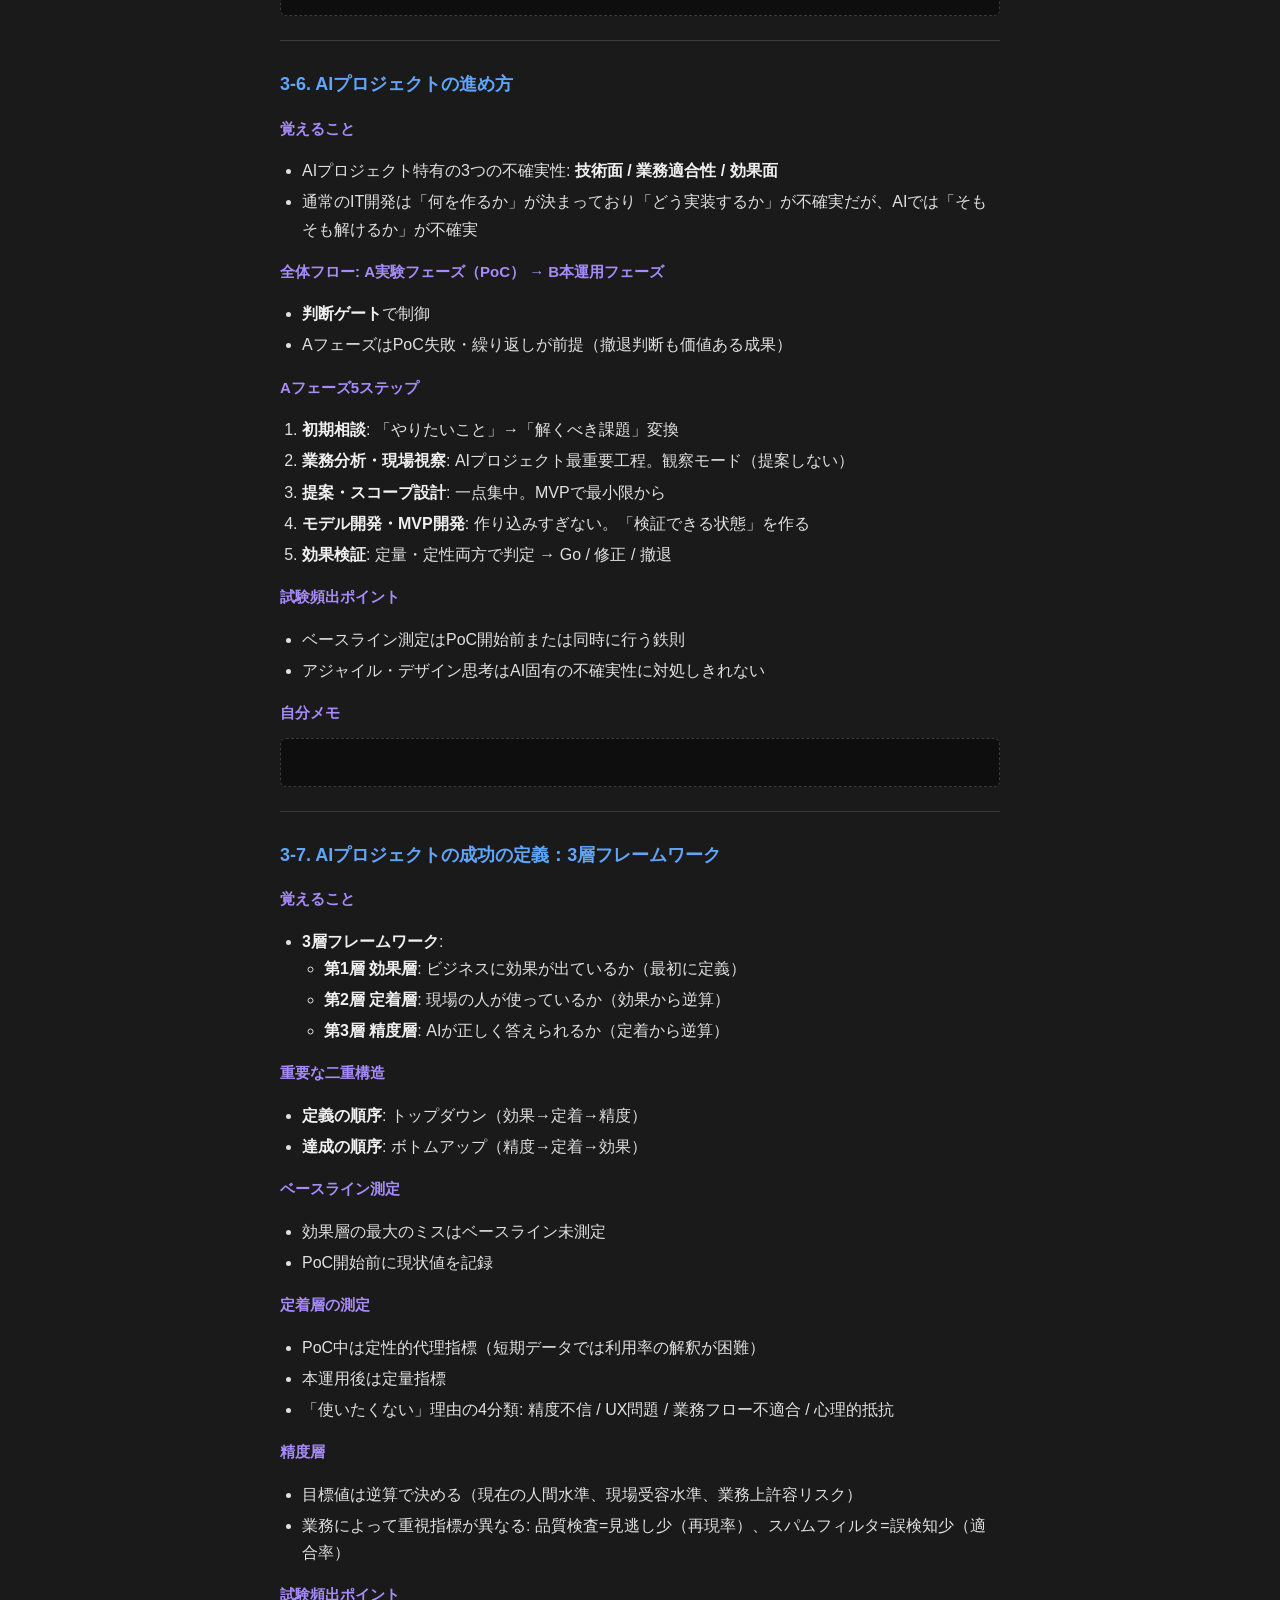
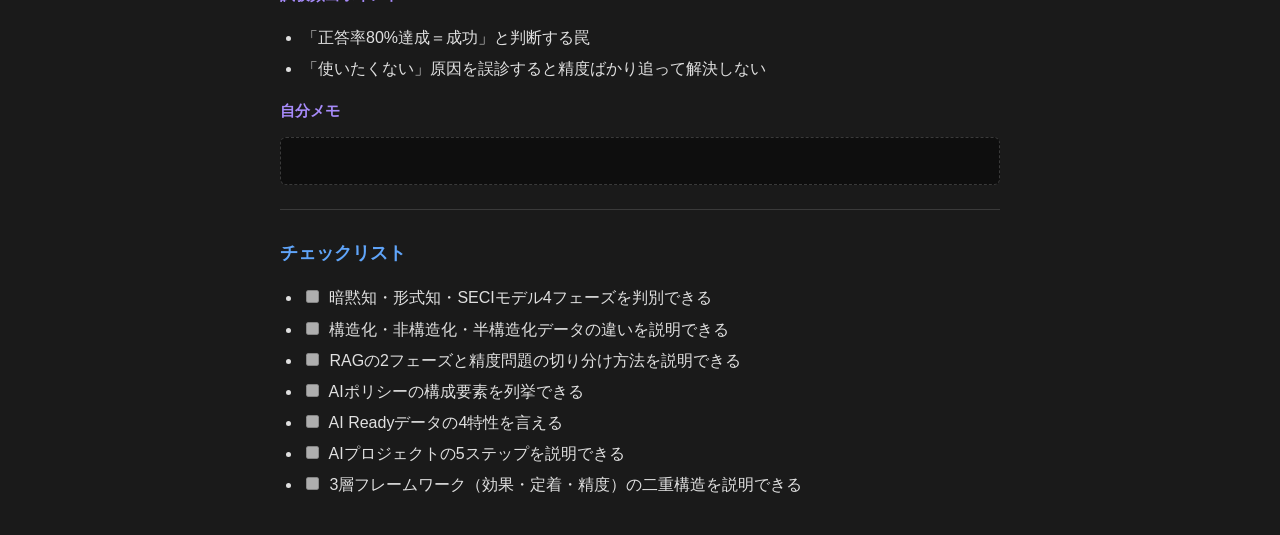
<file: learn-03.html>
<!DOCTYPE html>
<html lang="ja">
<head>
<meta charset="UTF-8">
<meta name="viewport" content="width=device-width, initial-scale=1">
<title>Ch.03 AIデータリテラシーとマネジメント</title>
<style>
  body { font-family: -apple-system, BlinkMacSystemFont, "Hiragino Sans", sans-serif; background: #1a1a1a; color: #e0e0e0; max-width: 720px; margin: 0 auto; padding: 20px; line-height: 1.7; }
  h1 { font-size: 22px; border-bottom: 2px solid #60a5fa; padding-bottom: 8px; margin-bottom: 16px; }
  h2 { font-size: 18px; margin-top: 28px; margin-bottom: 12px; color: #60a5fa; }
  h3 { font-size: 15px; margin-top: 16px; margin-bottom: 8px; color: #a78bfa; }
  h4 { font-size: 14px; margin-top: 12px; margin-bottom: 6px; color: #c0c0c0; }
  blockquote { border-left: 3px solid #60a5fa; padding-left: 12px; margin: 12px 0; color: #9ca3af; }
  table { border-collapse: collapse; width: 100%; margin: 12px 0; }
  th, td { border: 1px solid #3a3a3a; padding: 8px 10px; font-size: 13px; text-align: left; }
  th { background: #2e2e2e; }
  ul, ol { padding-left: 22px; }
  li { margin-bottom: 4px; }
  code { background: #2e2e2e; padding: 2px 6px; border-radius: 4px; font-size: 13px; }
  pre { background: #0e0e0e; border: 1px dashed #3a3a3a; padding: 12px; border-radius: 6px; overflow-x: auto; }
  pre code { background: none; padding: 0; }
  hr { border: none; border-top: 1px solid #3a3a3a; margin: 24px 0; }
  input[type="checkbox"] { margin-right: 6px; }
  strong { color: #f0f0f0; }
</style>
</head>
<body>
<h1>Ch.03 AIデータリテラシーとマネジメント</h1>
<blockquote>
<p>公式テキスト Chapter 03 より要約
セクション数: 7</p>
</blockquote>
<hr>
<h2>3-1. ナレッジマネジメントの基礎</h2>
<h3>覚えること</h3>
<ul>
<li><strong>情報 vs 知識</strong>: 情報=事実の記述 / 知識=判断の根拠</li>
<li><strong>暗黙知</strong>: 経験や勘に基づき、言葉や文書として整理されていない知識</li>
<li><strong>形式知</strong>: 言葉・数値・図表で表現され、文書として共有できる知識</li>
<li>AIエージェントが参照できるのは<strong>形式知だけ</strong></li>
<li><strong>ナレッジベース</strong>: 業務マニュアル・FAQ・対応履歴・規程を整理・保存したもの</li>
<li><strong>ナレッジマネジメント</strong>: 個人に属する知識を整理・共有・活用できる状態にする取り組み</li>
</ul>
<h3>暗黙知が形式知化されない理由</h3>
<ul>
<li><strong>言語化の困難さ</strong>: 熟練の判断は本人も意識にのぼらない</li>
<li><strong>知識の囲い込み</strong>: 「自分しか知らない」が価値だと感じる心理的障壁</li>
</ul>
<h3>SECIモデル（野中郁次郎）</h3>
<ul>
<li><strong>共同化（Socialization）</strong>: 暗黙知→暗黙知（一緒に体験して移転）</li>
<li><strong>表出化（Externalization）</strong>: 暗黙知→形式知（言語化）</li>
<li><strong>連結化（Combination）</strong>: 形式知→新たな形式知（組み合わせ）</li>
<li><strong>内面化（Internalization）</strong>: 形式知→暗黙知（実践で身体化）</li>
</ul>
<h3>RAGとファインチューニングの使い分け</h3>
<ul>
<li><strong>RAG</strong>: 回答の度に外部ナレッジを参照（料理本を引く）。更新頻度が高い情報に向く</li>
<li><strong>ファインチューニング</strong>: モデル自体に追加学習（シェフに体で覚えさせる）。自社らしさ・文体・トーンに向く</li>
<li>知識更新が頻繁な情報には一般にRAGが適している</li>
<li>両者は組み合わせて使うことが多い</li>
</ul>
<h3>試験頻出ポイント</h3>
<ul>
<li>AIエージェントの精度競争は「モデルの性能競争」ではなく「知識の質の競争」に移行</li>
<li>ナレッジベースの品質がRAG精度を直接左右する</li>
</ul>
<h3>自分メモ</h3>
<pre><code>
</code></pre>
<hr>
<h2>3-2. データの種類と特性</h2>
<h3>覚えること</h3>
<ul>
<li><strong>構造化データ</strong>: テーブル形式（DB・Excel）。検索・集計・比較が容易。従来ITが得意</li>
<li><strong>非構造化データ</strong>: メール・PDF・画像・音声・動画。企業データの**約80%**を占める。LLMが真価を発揮</li>
<li><strong>半構造化データ</strong>: JSON・XML・名刺など。完全構造ではないがタグやキーで部分的に整理</li>
<li><strong>データ種類と処理の担い手</strong>:<ul>
<li>構造化 → API・定型処理</li>
<li>非構造化 → LLM</li>
<li>半構造化 → AIエージェントの入出力インターフェース</li>
</ul>
</li>
</ul>
<h3>メタデータ</h3>
<ul>
<li>「データについてのデータ」。文書本体ではなく属性情報（カテゴリ・対応OS・最終更新日など）</li>
<li>RAGの検索精度を左右する重要要素</li>
</ul>
<h3>試験頻出ポイント</h3>
<ul>
<li>非構造化データの処理こそLLMの最大の強み</li>
<li>同一業務フロー内でも、データ種類ごとに最適な担い手を割り当てる</li>
<li>典型変換パターン: 非構造化→LLM→半構造化（JSON）→API→構造化</li>
</ul>
<h3>自分メモ</h3>
<pre><code>
</code></pre>
<hr>
<h2>3-3. RAGの仕組み</h2>
<h3>覚えること</h3>
<ul>
<li><strong>RAG（Retrieval-Augmented Generation）</strong>: 検索拡張生成。LLMが知らない情報を必要時に検索して与える仕組み</li>
<li>RAGはモデルパラメータを更新しない。検索結果をプロンプトに含めるだけ</li>
</ul>
<h3>2フェーズ</h3>
<ul>
<li><strong>保存フェーズ</strong>: ①チャンク分割 ②ベクトル化 ③インデックス化</li>
<li><strong>検索・生成フェーズ</strong>: 質問のベクトル化 → セマンティック検索 → 関連チャンクをLLMに渡し回答生成</li>
<li><strong>セマンティック検索</strong>: キーワード一致でなく意味の近さで検索</li>
<li><strong>グラウンディング</strong>: 外部文書・データに基づいて回答させる方法</li>
</ul>
<h3>チャンク設計</h3>
<ul>
<li>大きすぎる → 複数トピックが混在し検索ノイズ</li>
<li>小さすぎる → 文脈が失われ回答質低下</li>
<li>目安「1トピック1チャンク」</li>
</ul>
<h3>RAG精度を左右する2段階</h3>
<ul>
<li><strong>検索の精度</strong>: 関連チャンクが適切に取得できているか</li>
<li><strong>生成の精度</strong>: チャンク内容に忠実かつ過不足ない回答ができているか</li>
<li>精度低下時は両者を切り分けて原因特定</li>
</ul>
<h3>試験頻出ポイント</h3>
<ul>
<li>「検索と生成のどちらに原因があるか」を切り分けて改善</li>
<li>メタデータの設計が検索精度を大きく左右</li>
<li>まず動くものを作り、フィードバックで段階的に精度を高める</li>
</ul>
<h3>自分メモ</h3>
<pre><code>
</code></pre>
<hr>
<h2>3-4. AIガバナンスと法務</h2>
<h3>覚えること</h3>
<ul>
<li><strong>AIガバナンス</strong>: AIエージェントの利用・管理・監督に関する体制・ルール・プロセスの総称</li>
<li><strong>AIポリシー</strong>: 「入力許可データ」と「入力禁止データ」を文書化</li>
<li>AIポリシーに万社共通の正解は存在しない（業種・データ機密レベル・サービス形態で異なる）</li>
<li><strong>利用ガイドライン</strong>: ポリシーを日常業務の判断に落とし込んだもの。具体性が肝心</li>
</ul>
<h3>法的リスク3領域</h3>
<ul>
<li><strong>著作権リスク</strong>: 学習データ・生成物の権利問題</li>
<li><strong>個人情報保護法リスク</strong>: マスキングや本人同意・安全管理措置が必要</li>
<li><strong>責任分界点リスク</strong>: AIには法的責任を負わせられない。設計者・承認者・経営者の責任を明文化</li>
</ul>
<h3>ストラテジストの橋渡し役</h3>
<ul>
<li>技術用語 → 法務向け翻訳が必要</li>
<li>例: 「RAGで検索」→「社内文書テキストが外部AIサービスに送信される。個人情報・営業秘密が含まれる場合は対応が必要」</li>
</ul>
<h3>試験頻出ポイント</h3>
<ul>
<li>責任構造はHuman-in-the-Loopで「人間が確認・承認」する設計に落とす</li>
<li>ガバナンスはリスクを止めるためではなく、許容範囲で安全に活用する土台</li>
</ul>
<h3>自分メモ</h3>
<pre><code>
</code></pre>
<hr>
<h2>3-5. AIエージェントが読みやすいデータを作る</h2>
<h3>覚えること</h3>
<ul>
<li>人間に読みやすい≠AIに読みやすい（セル結合は人にはOK、AIには崩壊）</li>
<li>原則: 「AIエージェントが見えないものは存在しないのと同じ」</li>
</ul>
<h3>7つの習慣</h3>
<ol>
<li><strong>固有名詞で書く</strong>（「例の件」NG）</li>
<li><strong>「見た目」より「構造」で作る</strong>（セル結合NG・1セル1データ）</li>
<li><strong>正しい入力がラクにできる環境</strong>（プルダウン・マスタ参照）</li>
<li><strong>重要画像に注釈</strong>（スクショにキャプション）</li>
<li><strong>日付とカテゴリタグを入れる</strong>（メタデータ）</li>
<li><strong>バージョン管理は履歴機能で</strong>（ファイル名管理NG）</li>
<li><strong>AIがアクセスできる場所に置く</strong>（SharePoint等）</li>
</ol>
<h3>AI Readyデータ（Gartner）</h3>
<ul>
<li><strong>正確性</strong>: データに矛盾がない</li>
<li><strong>可視性</strong>: 所在・意味・メタデータ整備</li>
<li><strong>追跡可能性</strong>: 出所と変更履歴</li>
<li><strong>安全性</strong>: アクセス制御・プライバシー保護</li>
<li>Gartner予測: 2026年までにAI Readyデータの不備でAIプロジェクトの60%が中止される</li>
</ul>
<h3>既存データの整形範囲</h3>
<ul>
<li>「全部きれいにしてからAI導入」では永遠に始まらない</li>
<li>利用対象範囲から優先的に整形</li>
<li>過去データ遡及より、今後の記録を新テンプレで蓄積</li>
</ul>
<h3>ナレッジベース鮮度管理（4ステップ）</h3>
<ul>
<li>変更検知 → 変更箇所の反映 → 古い情報の除外 → 品質確認</li>
</ul>
<h3>試験頻出ポイント</h3>
<ul>
<li>ハーネスエンジニアリング: AIモデルの賢さでなく「動ける環境設計」で品質が決まる</li>
<li>AIメタデータ自動付与は人間レビューと組み合わせる（Human-in-the-Loop）</li>
</ul>
<h3>自分メモ</h3>
<pre><code>
</code></pre>
<hr>
<h2>3-6. AIプロジェクトの進め方</h2>
<h3>覚えること</h3>
<ul>
<li>AIプロジェクト特有の3つの不確実性: <strong>技術面 / 業務適合性 / 効果面</strong></li>
<li>通常のIT開発は「何を作るか」が決まっており「どう実装するか」が不確実だが、AIでは「そもそも解けるか」が不確実</li>
</ul>
<h3>全体フロー: A実験フェーズ（PoC） → B本運用フェーズ</h3>
<ul>
<li><strong>判断ゲート</strong>で制御</li>
<li>AフェーズはPoC失敗・繰り返しが前提（撤退判断も価値ある成果）</li>
</ul>
<h3>Aフェーズ5ステップ</h3>
<ol>
<li><strong>初期相談</strong>: 「やりたいこと」→「解くべき課題」変換</li>
<li><strong>業務分析・現場視察</strong>: AIプロジェクト最重要工程。観察モード（提案しない）</li>
<li><strong>提案・スコープ設計</strong>: 一点集中。MVPで最小限から</li>
<li><strong>モデル開発・MVP開発</strong>: 作り込みすぎない。「検証できる状態」を作る</li>
<li><strong>効果検証</strong>: 定量・定性両方で判定 → Go / 修正 / 撤退</li>
</ol>
<h3>試験頻出ポイント</h3>
<ul>
<li>ベースライン測定はPoC開始前または同時に行う鉄則</li>
<li>アジャイル・デザイン思考はAI固有の不確実性に対処しきれない</li>
</ul>
<h3>自分メモ</h3>
<pre><code>
</code></pre>
<hr>
<h2>3-7. AIプロジェクトの成功の定義：3層フレームワーク</h2>
<h3>覚えること</h3>
<ul>
<li><strong>3層フレームワーク</strong>:<ul>
<li><strong>第1層 効果層</strong>: ビジネスに効果が出ているか（最初に定義）</li>
<li><strong>第2層 定着層</strong>: 現場の人が使っているか（効果から逆算）</li>
<li><strong>第3層 精度層</strong>: AIが正しく答えられるか（定着から逆算）</li>
</ul>
</li>
</ul>
<h3>重要な二重構造</h3>
<ul>
<li><strong>定義の順序</strong>: トップダウン（効果→定着→精度）</li>
<li><strong>達成の順序</strong>: ボトムアップ（精度→定着→効果）</li>
</ul>
<h3>ベースライン測定</h3>
<ul>
<li>効果層の最大のミスはベースライン未測定</li>
<li>PoC開始前に現状値を記録</li>
</ul>
<h3>定着層の測定</h3>
<ul>
<li>PoC中は定性的代理指標（短期データでは利用率の解釈が困難）</li>
<li>本運用後は定量指標</li>
<li>「使いたくない」理由の4分類: 精度不信 / UX問題 / 業務フロー不適合 / 心理的抵抗</li>
</ul>
<h3>精度層</h3>
<ul>
<li>目標値は逆算で決める（現在の人間水準、現場受容水準、業務上許容リスク）</li>
<li>業務によって重視指標が異なる: 品質検査=見逃し少（再現率）、スパムフィルタ=誤検知少（適合率）</li>
</ul>
<h3>試験頻出ポイント</h3>
<ul>
<li>「正答率80%達成＝成功」と判断する罠</li>
<li>「使いたくない」原因を誤診すると精度ばかり追って解決しない</li>
</ul>
<h3>自分メモ</h3>
<pre><code>
</code></pre>
<hr>
<h2>チェックリスト</h2>
<ul>
<li><input disabled="" type="checkbox"> 暗黙知・形式知・SECIモデル4フェーズを判別できる</li>
<li><input disabled="" type="checkbox"> 構造化・非構造化・半構造化データの違いを説明できる</li>
<li><input disabled="" type="checkbox"> RAGの2フェーズと精度問題の切り分け方法を説明できる</li>
<li><input disabled="" type="checkbox"> AIポリシーの構成要素を列挙できる</li>
<li><input disabled="" type="checkbox"> AI Readyデータの4特性を言える</li>
<li><input disabled="" type="checkbox"> AIプロジェクトの5ステップを説明できる</li>
<li><input disabled="" type="checkbox"> 3層フレームワーク（効果・定着・精度）の二重構造を説明できる</li>
</ul>

</body>
</html>
</file>
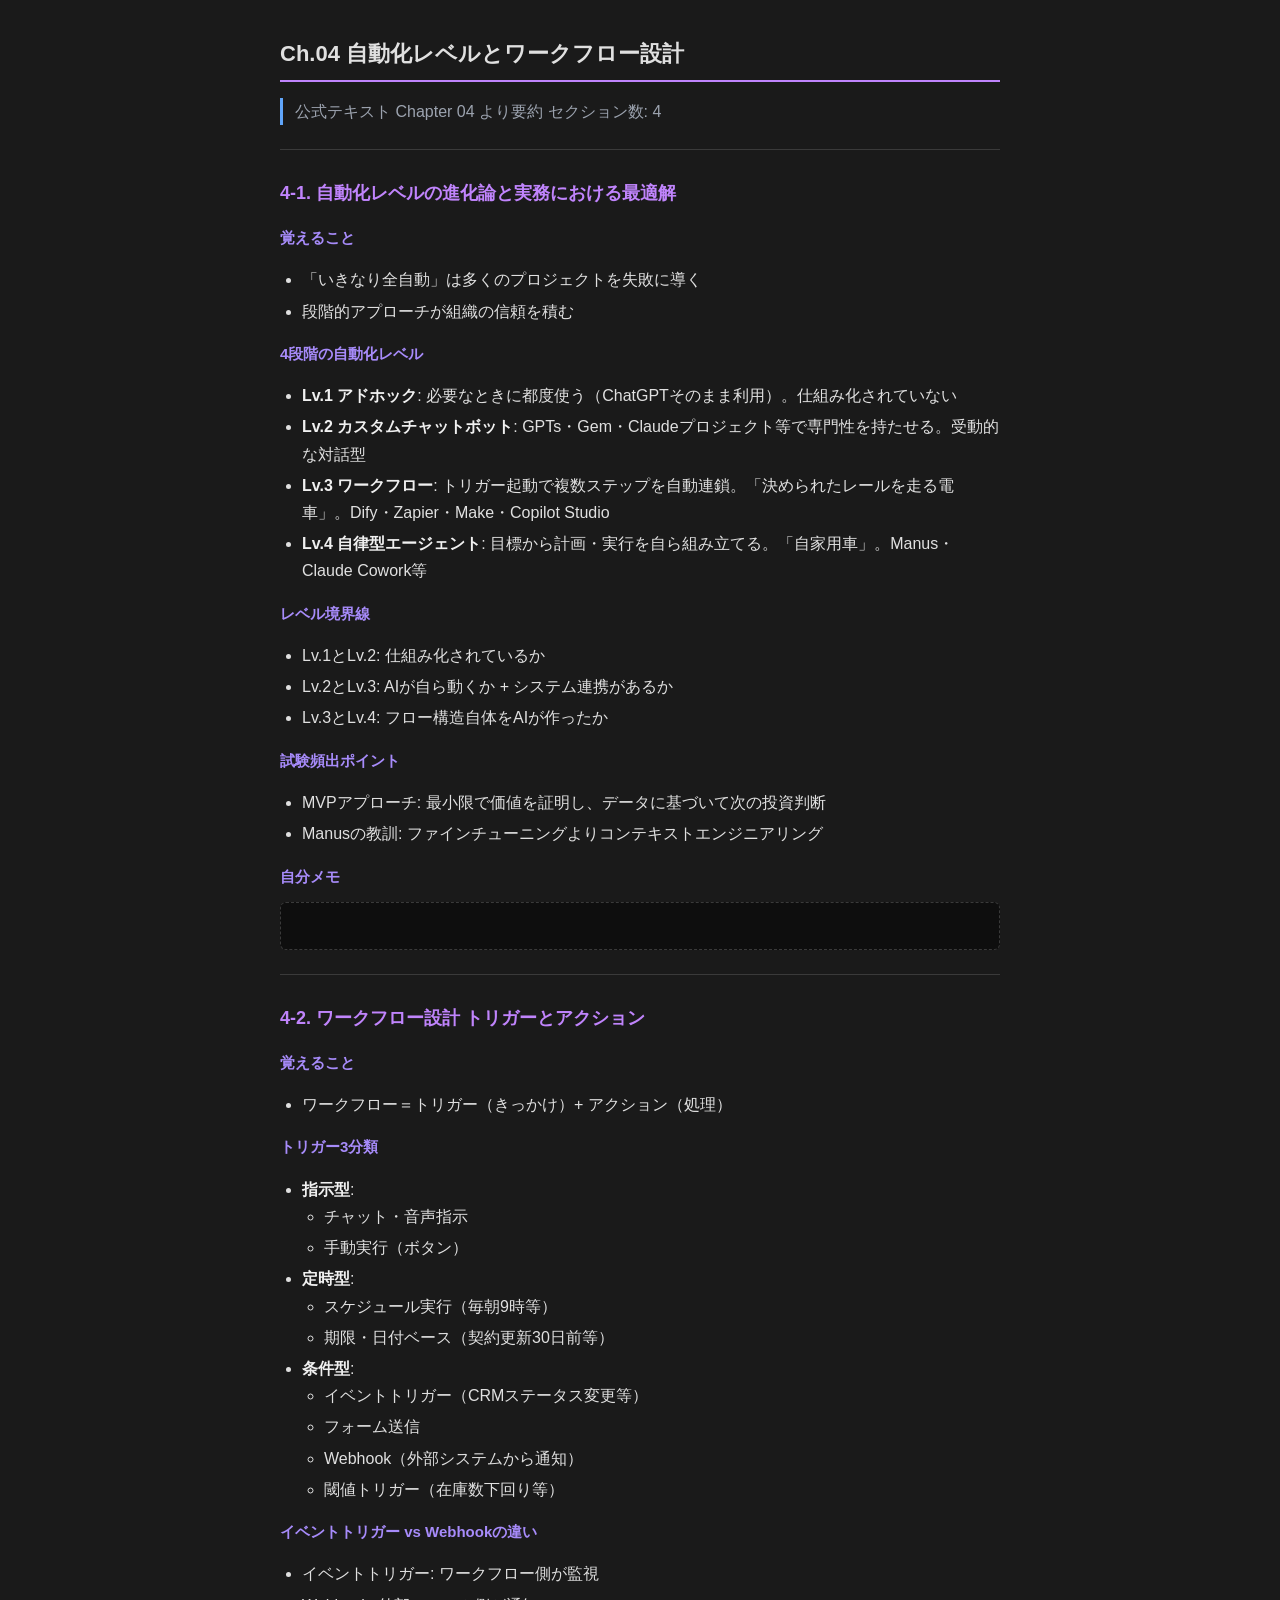
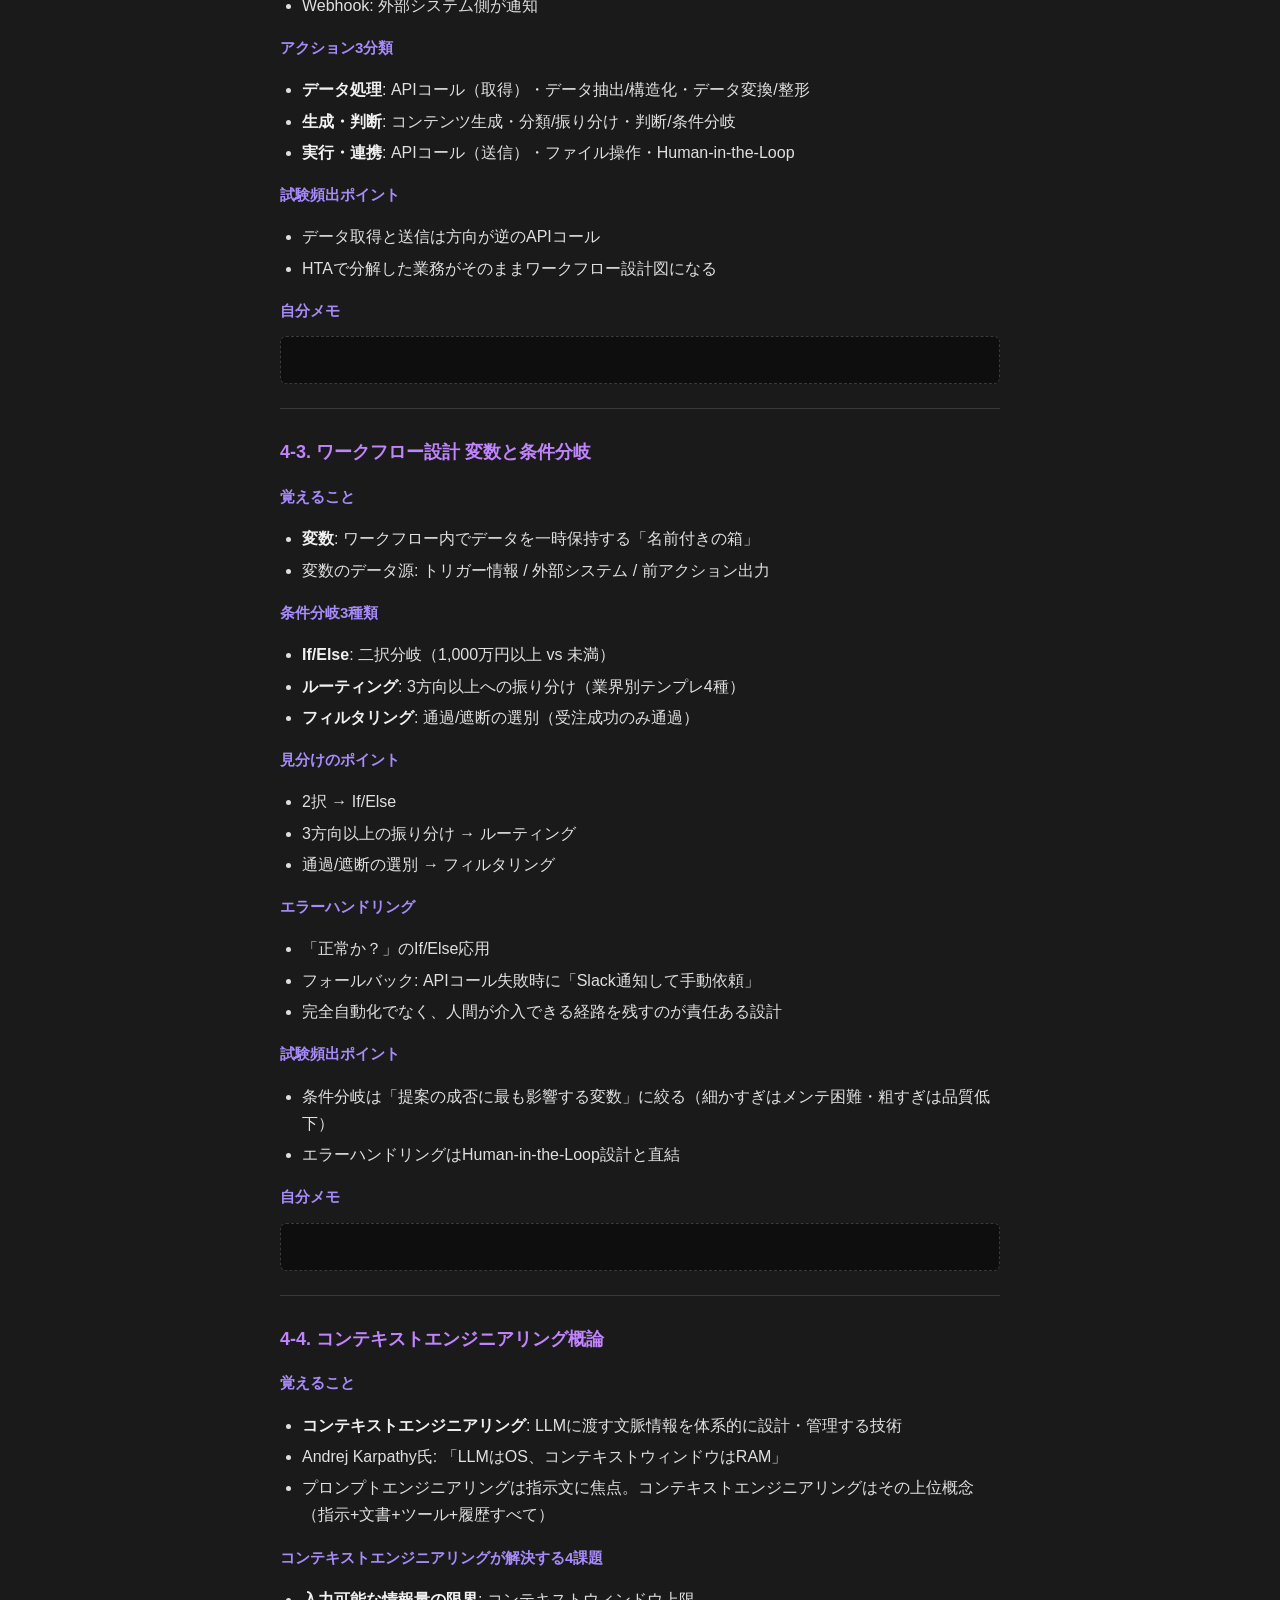
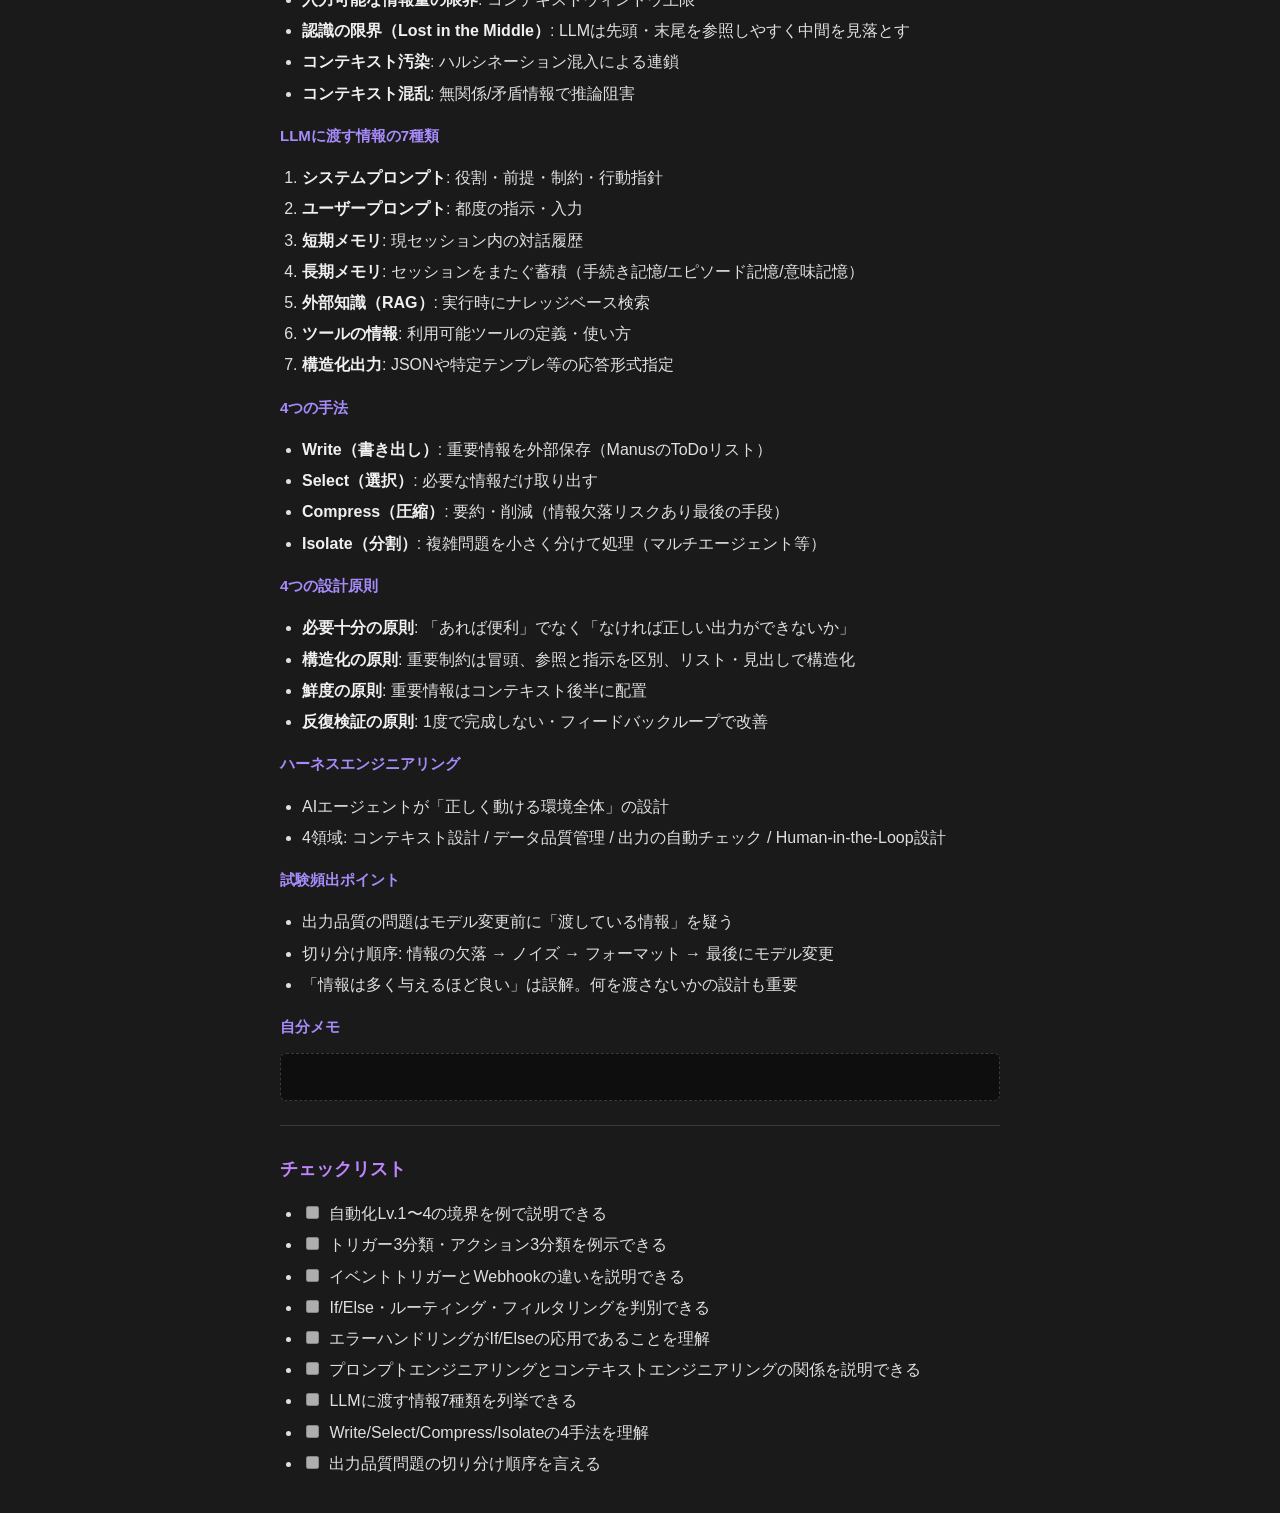
<file: learn-04.html>
<!DOCTYPE html>
<html lang="ja">
<head>
<meta charset="UTF-8">
<meta name="viewport" content="width=device-width, initial-scale=1">
<title>Ch.04 自動化レベルとワークフロー設計</title>
<style>
  body { font-family: -apple-system, BlinkMacSystemFont, "Hiragino Sans", sans-serif; background: #1a1a1a; color: #e0e0e0; max-width: 720px; margin: 0 auto; padding: 20px; line-height: 1.7; }
  h1 { font-size: 22px; border-bottom: 2px solid #c084fc; padding-bottom: 8px; margin-bottom: 16px; }
  h2 { font-size: 18px; margin-top: 28px; margin-bottom: 12px; color: #c084fc; }
  h3 { font-size: 15px; margin-top: 16px; margin-bottom: 8px; color: #a78bfa; }
  h4 { font-size: 14px; margin-top: 12px; margin-bottom: 6px; color: #c0c0c0; }
  blockquote { border-left: 3px solid #60a5fa; padding-left: 12px; margin: 12px 0; color: #9ca3af; }
  table { border-collapse: collapse; width: 100%; margin: 12px 0; }
  th, td { border: 1px solid #3a3a3a; padding: 8px 10px; font-size: 13px; text-align: left; }
  th { background: #2e2e2e; }
  ul, ol { padding-left: 22px; }
  li { margin-bottom: 4px; }
  code { background: #2e2e2e; padding: 2px 6px; border-radius: 4px; font-size: 13px; }
  pre { background: #0e0e0e; border: 1px dashed #3a3a3a; padding: 12px; border-radius: 6px; overflow-x: auto; }
  pre code { background: none; padding: 0; }
  hr { border: none; border-top: 1px solid #3a3a3a; margin: 24px 0; }
  input[type="checkbox"] { margin-right: 6px; }
  strong { color: #f0f0f0; }
</style>
</head>
<body>
<h1>Ch.04 自動化レベルとワークフロー設計</h1>
<blockquote>
<p>公式テキスト Chapter 04 より要約
セクション数: 4</p>
</blockquote>
<hr>
<h2>4-1. 自動化レベルの進化論と実務における最適解</h2>
<h3>覚えること</h3>
<ul>
<li>「いきなり全自動」は多くのプロジェクトを失敗に導く</li>
<li>段階的アプローチが組織の信頼を積む</li>
</ul>
<h3>4段階の自動化レベル</h3>
<ul>
<li><strong>Lv.1 アドホック</strong>: 必要なときに都度使う（ChatGPTそのまま利用）。仕組み化されていない</li>
<li><strong>Lv.2 カスタムチャットボット</strong>: GPTs・Gem・Claudeプロジェクト等で専門性を持たせる。受動的な対話型</li>
<li><strong>Lv.3 ワークフロー</strong>: トリガー起動で複数ステップを自動連鎖。「決められたレールを走る電車」。Dify・Zapier・Make・Copilot Studio</li>
<li><strong>Lv.4 自律型エージェント</strong>: 目標から計画・実行を自ら組み立てる。「自家用車」。Manus・Claude Cowork等</li>
</ul>
<h3>レベル境界線</h3>
<ul>
<li>Lv.1とLv.2: 仕組み化されているか</li>
<li>Lv.2とLv.3: AIが自ら動くか + システム連携があるか</li>
<li>Lv.3とLv.4: フロー構造自体をAIが作ったか</li>
</ul>
<h3>試験頻出ポイント</h3>
<ul>
<li>MVPアプローチ: 最小限で価値を証明し、データに基づいて次の投資判断</li>
<li>Manusの教訓: ファインチューニングよりコンテキストエンジニアリング</li>
</ul>
<h3>自分メモ</h3>
<pre><code>
</code></pre>
<hr>
<h2>4-2. ワークフロー設計 トリガーとアクション</h2>
<h3>覚えること</h3>
<ul>
<li>ワークフロー＝トリガー（きっかけ）+ アクション（処理）</li>
</ul>
<h3>トリガー3分類</h3>
<ul>
<li><strong>指示型</strong>:<ul>
<li>チャット・音声指示</li>
<li>手動実行（ボタン）</li>
</ul>
</li>
<li><strong>定時型</strong>:<ul>
<li>スケジュール実行（毎朝9時等）</li>
<li>期限・日付ベース（契約更新30日前等）</li>
</ul>
</li>
<li><strong>条件型</strong>:<ul>
<li>イベントトリガー（CRMステータス変更等）</li>
<li>フォーム送信</li>
<li>Webhook（外部システムから通知）</li>
<li>閾値トリガー（在庫数下回り等）</li>
</ul>
</li>
</ul>
<h3>イベントトリガー vs Webhookの違い</h3>
<ul>
<li>イベントトリガー: ワークフロー側が監視</li>
<li>Webhook: 外部システム側が通知</li>
</ul>
<h3>アクション3分類</h3>
<ul>
<li><strong>データ処理</strong>: APIコール（取得）・データ抽出/構造化・データ変換/整形</li>
<li><strong>生成・判断</strong>: コンテンツ生成・分類/振り分け・判断/条件分岐</li>
<li><strong>実行・連携</strong>: APIコール（送信）・ファイル操作・Human-in-the-Loop</li>
</ul>
<h3>試験頻出ポイント</h3>
<ul>
<li>データ取得と送信は方向が逆のAPIコール</li>
<li>HTAで分解した業務がそのままワークフロー設計図になる</li>
</ul>
<h3>自分メモ</h3>
<pre><code>
</code></pre>
<hr>
<h2>4-3. ワークフロー設計 変数と条件分岐</h2>
<h3>覚えること</h3>
<ul>
<li><strong>変数</strong>: ワークフロー内でデータを一時保持する「名前付きの箱」</li>
<li>変数のデータ源: トリガー情報 / 外部システム / 前アクション出力</li>
</ul>
<h3>条件分岐3種類</h3>
<ul>
<li><strong>If/Else</strong>: 二択分岐（1,000万円以上 vs 未満）</li>
<li><strong>ルーティング</strong>: 3方向以上への振り分け（業界別テンプレ4種）</li>
<li><strong>フィルタリング</strong>: 通過/遮断の選別（受注成功のみ通過）</li>
</ul>
<h3>見分けのポイント</h3>
<ul>
<li>2択 → If/Else</li>
<li>3方向以上の振り分け → ルーティング</li>
<li>通過/遮断の選別 → フィルタリング</li>
</ul>
<h3>エラーハンドリング</h3>
<ul>
<li>「正常か？」のIf/Else応用</li>
<li>フォールバック: APIコール失敗時に「Slack通知して手動依頼」</li>
<li>完全自動化でなく、人間が介入できる経路を残すのが責任ある設計</li>
</ul>
<h3>試験頻出ポイント</h3>
<ul>
<li>条件分岐は「提案の成否に最も影響する変数」に絞る（細かすぎはメンテ困難・粗すぎは品質低下）</li>
<li>エラーハンドリングはHuman-in-the-Loop設計と直結</li>
</ul>
<h3>自分メモ</h3>
<pre><code>
</code></pre>
<hr>
<h2>4-4. コンテキストエンジニアリング概論</h2>
<h3>覚えること</h3>
<ul>
<li><strong>コンテキストエンジニアリング</strong>: LLMに渡す文脈情報を体系的に設計・管理する技術</li>
<li>Andrej Karpathy氏: 「LLMはOS、コンテキストウィンドウはRAM」</li>
<li>プロンプトエンジニアリングは指示文に焦点。コンテキストエンジニアリングはその上位概念（指示+文書+ツール+履歴すべて）</li>
</ul>
<h3>コンテキストエンジニアリングが解決する4課題</h3>
<ul>
<li><strong>入力可能な情報量の限界</strong>: コンテキストウィンドウ上限</li>
<li><strong>認識の限界（Lost in the Middle）</strong>: LLMは先頭・末尾を参照しやすく中間を見落とす</li>
<li><strong>コンテキスト汚染</strong>: ハルシネーション混入による連鎖</li>
<li><strong>コンテキスト混乱</strong>: 無関係/矛盾情報で推論阻害</li>
</ul>
<h3>LLMに渡す情報の7種類</h3>
<ol>
<li><strong>システムプロンプト</strong>: 役割・前提・制約・行動指針</li>
<li><strong>ユーザープロンプト</strong>: 都度の指示・入力</li>
<li><strong>短期メモリ</strong>: 現セッション内の対話履歴</li>
<li><strong>長期メモリ</strong>: セッションをまたぐ蓄積（手続き記憶/エピソード記憶/意味記憶）</li>
<li><strong>外部知識（RAG）</strong>: 実行時にナレッジベース検索</li>
<li><strong>ツールの情報</strong>: 利用可能ツールの定義・使い方</li>
<li><strong>構造化出力</strong>: JSONや特定テンプレ等の応答形式指定</li>
</ol>
<h3>4つの手法</h3>
<ul>
<li><strong>Write（書き出し）</strong>: 重要情報を外部保存（ManusのToDoリスト）</li>
<li><strong>Select（選択）</strong>: 必要な情報だけ取り出す</li>
<li><strong>Compress（圧縮）</strong>: 要約・削減（情報欠落リスクあり最後の手段）</li>
<li><strong>Isolate（分割）</strong>: 複雑問題を小さく分けて処理（マルチエージェント等）</li>
</ul>
<h3>4つの設計原則</h3>
<ul>
<li><strong>必要十分の原則</strong>: 「あれば便利」でなく「なければ正しい出力ができないか」</li>
<li><strong>構造化の原則</strong>: 重要制約は冒頭、参照と指示を区別、リスト・見出しで構造化</li>
<li><strong>鮮度の原則</strong>: 重要情報はコンテキスト後半に配置</li>
<li><strong>反復検証の原則</strong>: 1度で完成しない・フィードバックループで改善</li>
</ul>
<h3>ハーネスエンジニアリング</h3>
<ul>
<li>AIエージェントが「正しく動ける環境全体」の設計</li>
<li>4領域: コンテキスト設計 / データ品質管理 / 出力の自動チェック / Human-in-the-Loop設計</li>
</ul>
<h3>試験頻出ポイント</h3>
<ul>
<li>出力品質の問題はモデル変更前に「渡している情報」を疑う</li>
<li>切り分け順序: 情報の欠落 → ノイズ → フォーマット → 最後にモデル変更</li>
<li>「情報は多く与えるほど良い」は誤解。何を渡さないかの設計も重要</li>
</ul>
<h3>自分メモ</h3>
<pre><code>
</code></pre>
<hr>
<h2>チェックリスト</h2>
<ul>
<li><input disabled="" type="checkbox"> 自動化Lv.1〜4の境界を例で説明できる</li>
<li><input disabled="" type="checkbox"> トリガー3分類・アクション3分類を例示できる</li>
<li><input disabled="" type="checkbox"> イベントトリガーとWebhookの違いを説明できる</li>
<li><input disabled="" type="checkbox"> If/Else・ルーティング・フィルタリングを判別できる</li>
<li><input disabled="" type="checkbox"> エラーハンドリングがIf/Elseの応用であることを理解</li>
<li><input disabled="" type="checkbox"> プロンプトエンジニアリングとコンテキストエンジニアリングの関係を説明できる</li>
<li><input disabled="" type="checkbox"> LLMに渡す情報7種類を列挙できる</li>
<li><input disabled="" type="checkbox"> Write/Select/Compress/Isolateの4手法を理解</li>
<li><input disabled="" type="checkbox"> 出力品質問題の切り分け順序を言える</li>
</ul>

</body>
</html>
</file>
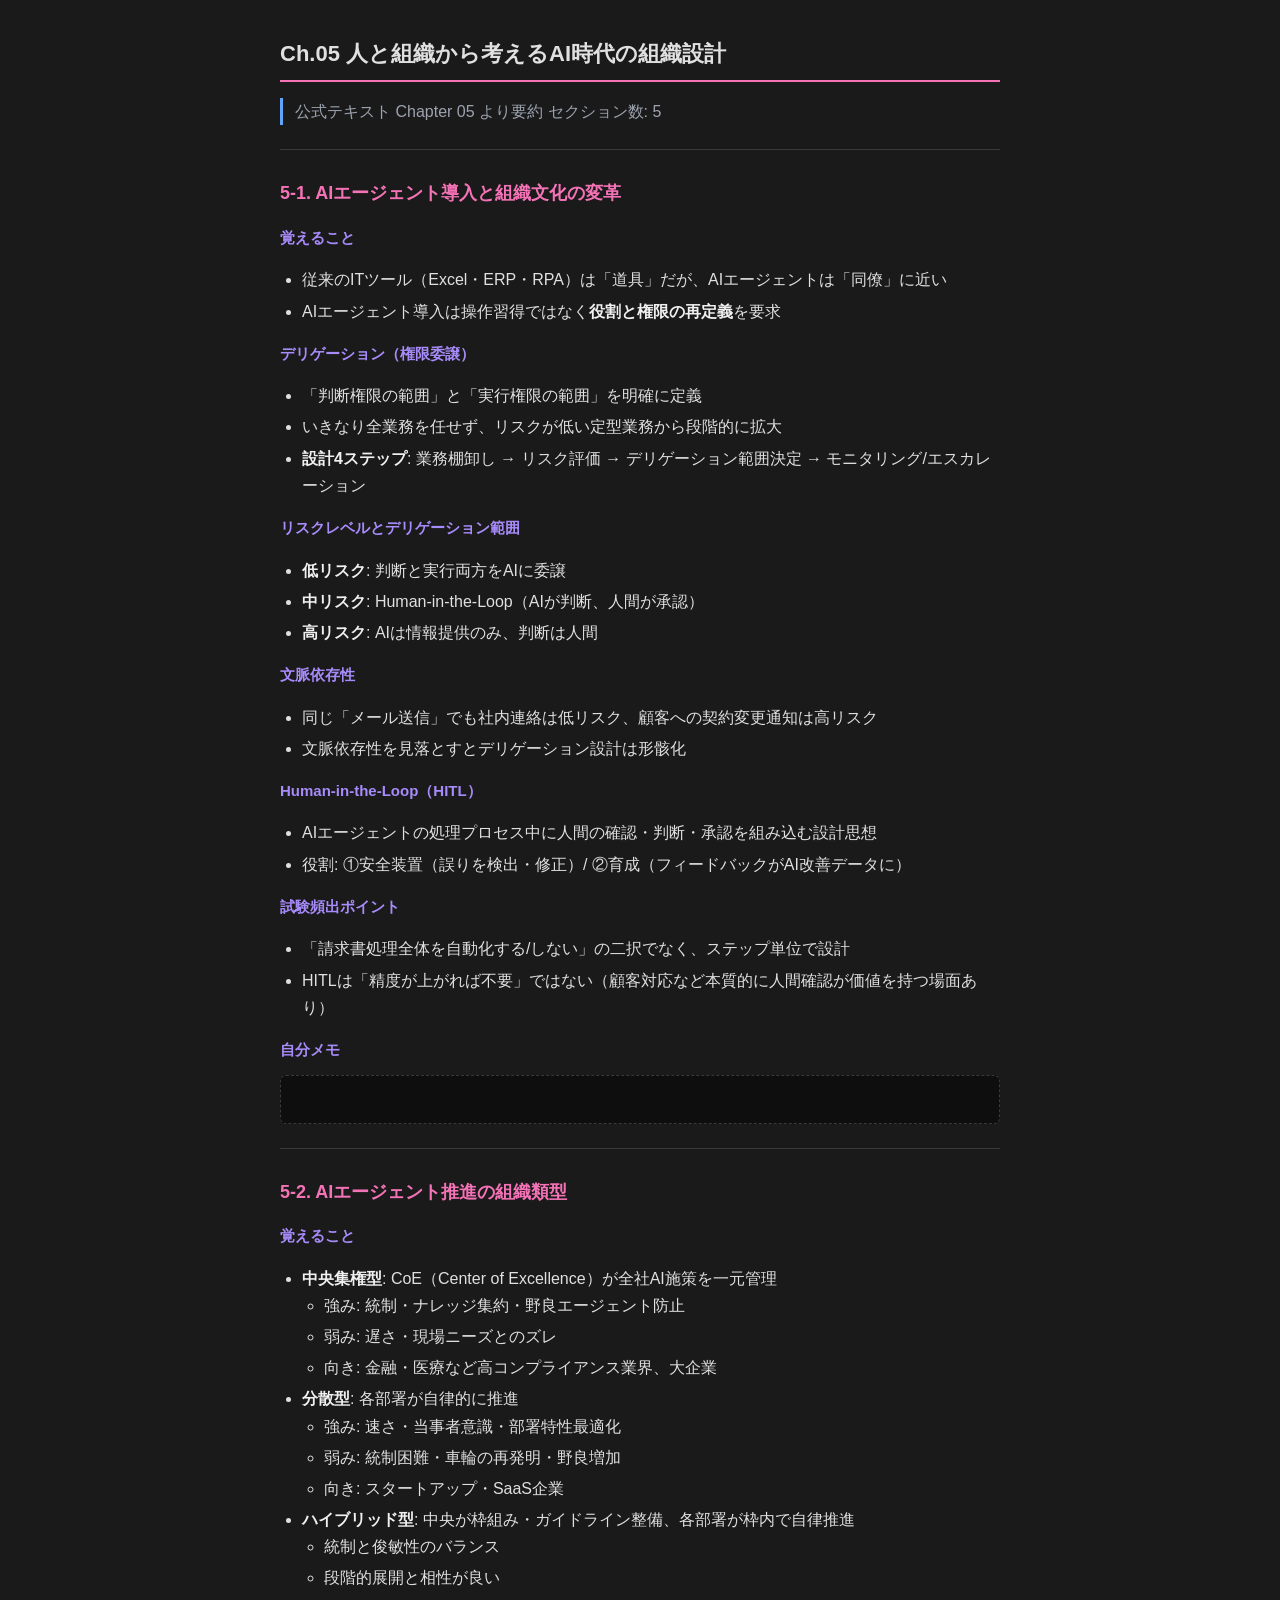
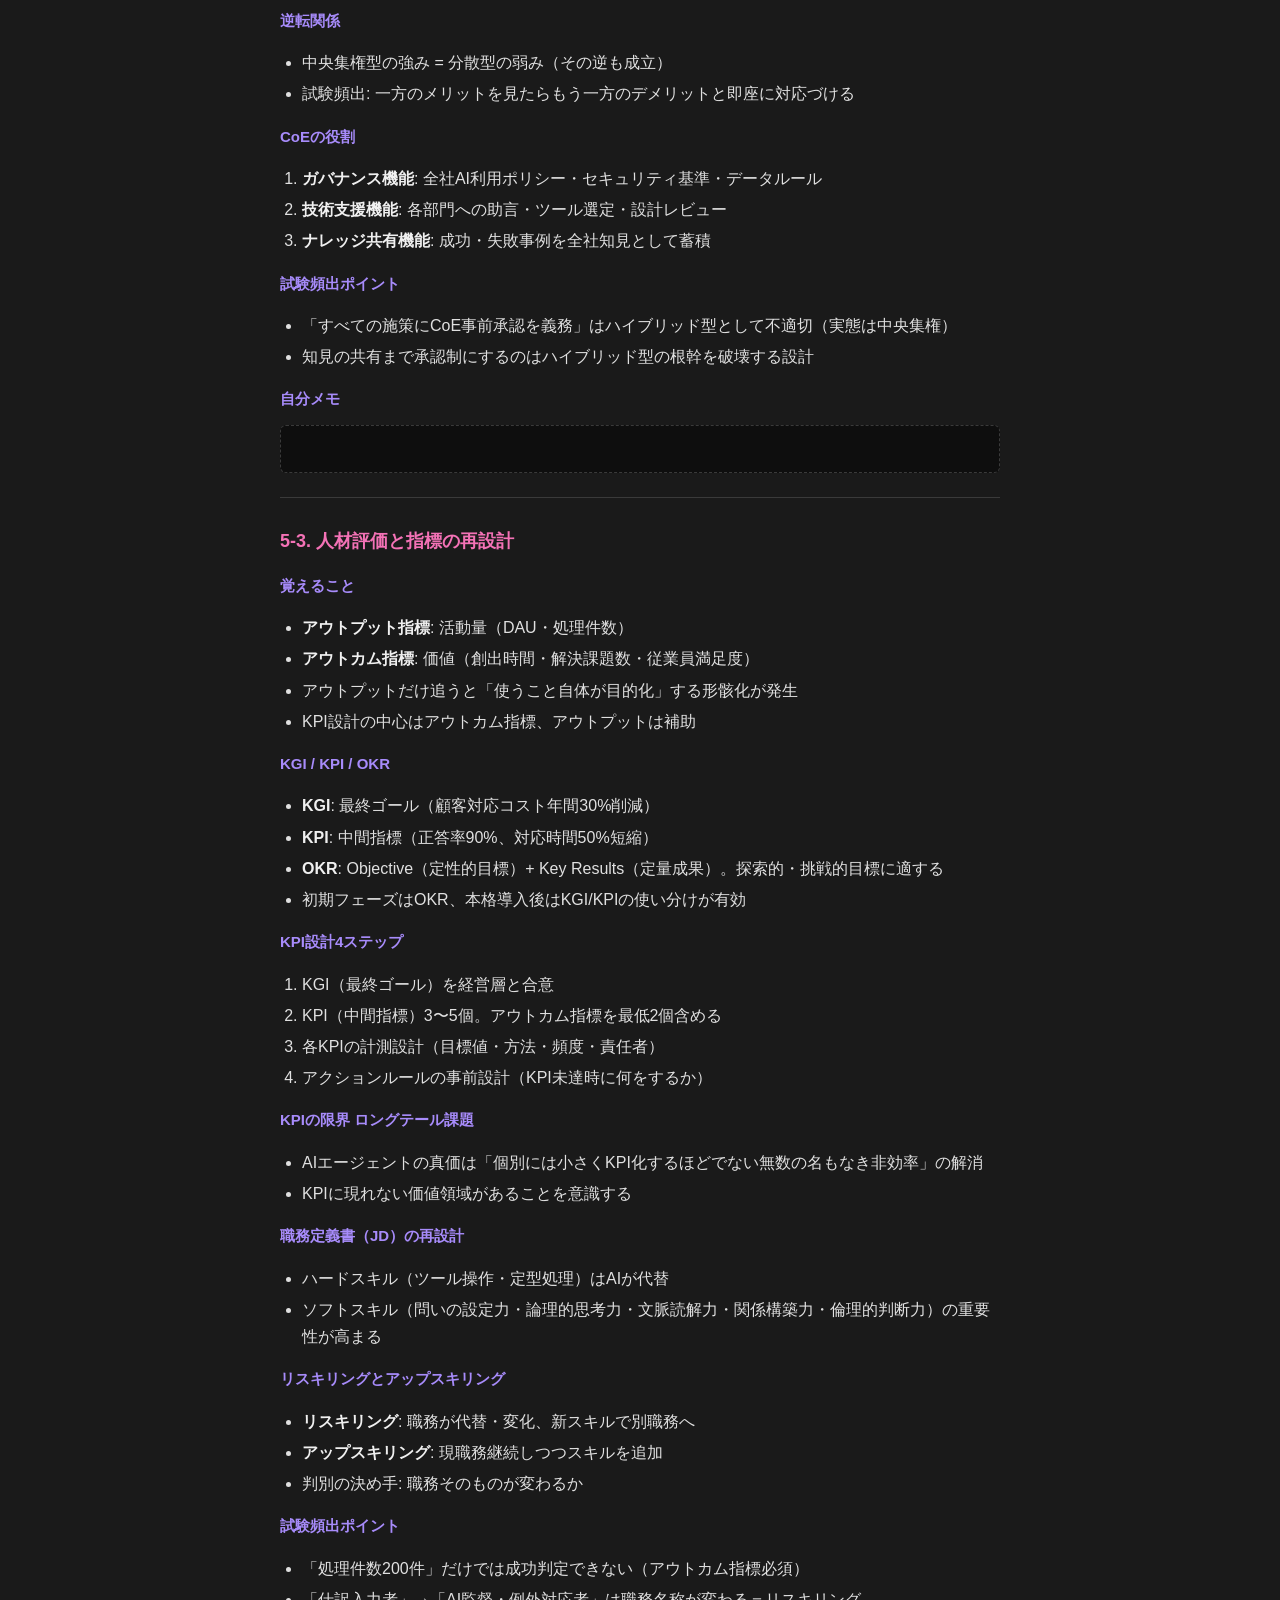
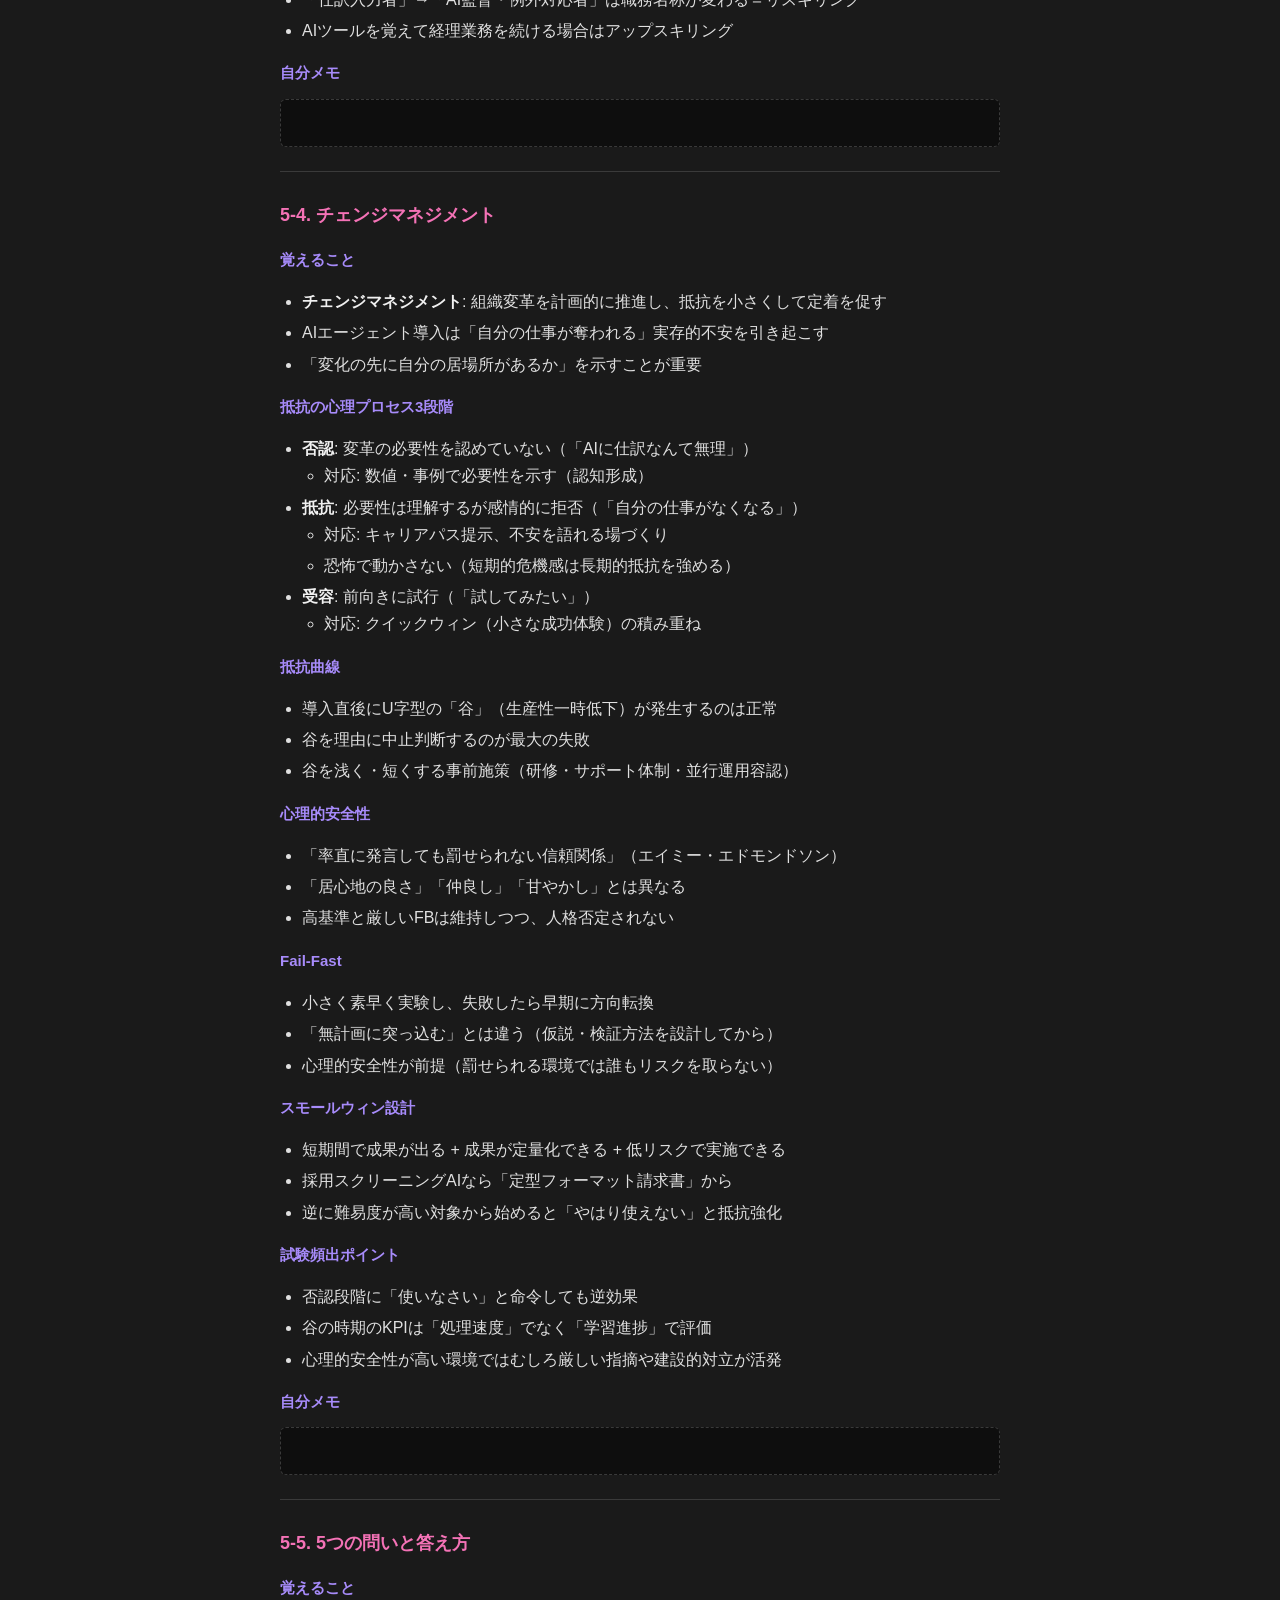
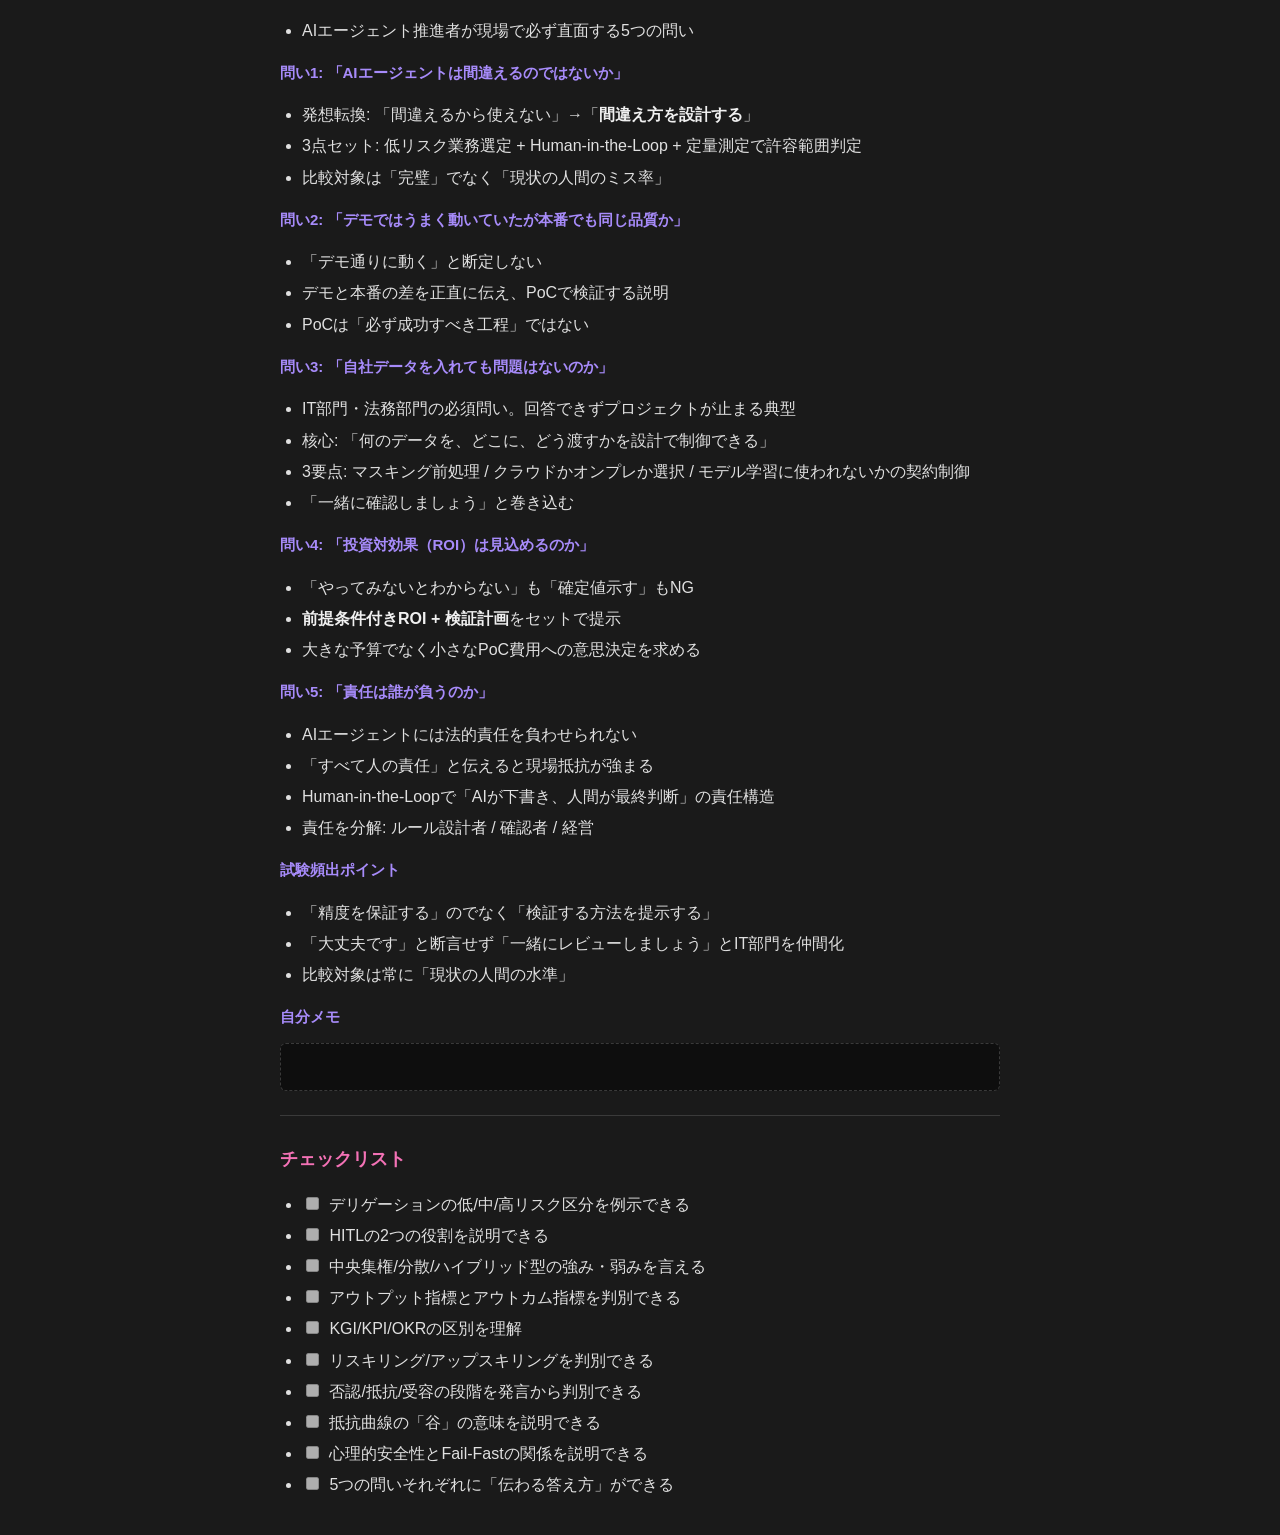
<file: learn-05.html>
<!DOCTYPE html>
<html lang="ja">
<head>
<meta charset="UTF-8">
<meta name="viewport" content="width=device-width, initial-scale=1">
<title>Ch.05 人と組織から考えるAI時代の組織設計</title>
<style>
  body { font-family: -apple-system, BlinkMacSystemFont, "Hiragino Sans", sans-serif; background: #1a1a1a; color: #e0e0e0; max-width: 720px; margin: 0 auto; padding: 20px; line-height: 1.7; }
  h1 { font-size: 22px; border-bottom: 2px solid #f472b6; padding-bottom: 8px; margin-bottom: 16px; }
  h2 { font-size: 18px; margin-top: 28px; margin-bottom: 12px; color: #f472b6; }
  h3 { font-size: 15px; margin-top: 16px; margin-bottom: 8px; color: #a78bfa; }
  h4 { font-size: 14px; margin-top: 12px; margin-bottom: 6px; color: #c0c0c0; }
  blockquote { border-left: 3px solid #60a5fa; padding-left: 12px; margin: 12px 0; color: #9ca3af; }
  table { border-collapse: collapse; width: 100%; margin: 12px 0; }
  th, td { border: 1px solid #3a3a3a; padding: 8px 10px; font-size: 13px; text-align: left; }
  th { background: #2e2e2e; }
  ul, ol { padding-left: 22px; }
  li { margin-bottom: 4px; }
  code { background: #2e2e2e; padding: 2px 6px; border-radius: 4px; font-size: 13px; }
  pre { background: #0e0e0e; border: 1px dashed #3a3a3a; padding: 12px; border-radius: 6px; overflow-x: auto; }
  pre code { background: none; padding: 0; }
  hr { border: none; border-top: 1px solid #3a3a3a; margin: 24px 0; }
  input[type="checkbox"] { margin-right: 6px; }
  strong { color: #f0f0f0; }
</style>
</head>
<body>
<h1>Ch.05 人と組織から考えるAI時代の組織設計</h1>
<blockquote>
<p>公式テキスト Chapter 05 より要約
セクション数: 5</p>
</blockquote>
<hr>
<h2>5-1. AIエージェント導入と組織文化の変革</h2>
<h3>覚えること</h3>
<ul>
<li>従来のITツール（Excel・ERP・RPA）は「道具」だが、AIエージェントは「同僚」に近い</li>
<li>AIエージェント導入は操作習得ではなく<strong>役割と権限の再定義</strong>を要求</li>
</ul>
<h3>デリゲーション（権限委譲）</h3>
<ul>
<li>「判断権限の範囲」と「実行権限の範囲」を明確に定義</li>
<li>いきなり全業務を任せず、リスクが低い定型業務から段階的に拡大</li>
<li><strong>設計4ステップ</strong>: 業務棚卸し → リスク評価 → デリゲーション範囲決定 → モニタリング/エスカレーション</li>
</ul>
<h3>リスクレベルとデリゲーション範囲</h3>
<ul>
<li><strong>低リスク</strong>: 判断と実行両方をAIに委譲</li>
<li><strong>中リスク</strong>: Human-in-the-Loop（AIが判断、人間が承認）</li>
<li><strong>高リスク</strong>: AIは情報提供のみ、判断は人間</li>
</ul>
<h3>文脈依存性</h3>
<ul>
<li>同じ「メール送信」でも社内連絡は低リスク、顧客への契約変更通知は高リスク</li>
<li>文脈依存性を見落とすとデリゲーション設計は形骸化</li>
</ul>
<h3>Human-in-the-Loop（HITL）</h3>
<ul>
<li>AIエージェントの処理プロセス中に人間の確認・判断・承認を組み込む設計思想</li>
<li>役割: ①安全装置（誤りを検出・修正）/ ②育成（フィードバックがAI改善データに）</li>
</ul>
<h3>試験頻出ポイント</h3>
<ul>
<li>「請求書処理全体を自動化する/しない」の二択でなく、ステップ単位で設計</li>
<li>HITLは「精度が上がれば不要」ではない（顧客対応など本質的に人間確認が価値を持つ場面あり）</li>
</ul>
<h3>自分メモ</h3>
<pre><code>
</code></pre>
<hr>
<h2>5-2. AIエージェント推進の組織類型</h2>
<h3>覚えること</h3>
<ul>
<li><strong>中央集権型</strong>: CoE（Center of Excellence）が全社AI施策を一元管理<ul>
<li>強み: 統制・ナレッジ集約・野良エージェント防止</li>
<li>弱み: 遅さ・現場ニーズとのズレ</li>
<li>向き: 金融・医療など高コンプライアンス業界、大企業</li>
</ul>
</li>
<li><strong>分散型</strong>: 各部署が自律的に推進<ul>
<li>強み: 速さ・当事者意識・部署特性最適化</li>
<li>弱み: 統制困難・車輪の再発明・野良増加</li>
<li>向き: スタートアップ・SaaS企業</li>
</ul>
</li>
<li><strong>ハイブリッド型</strong>: 中央が枠組み・ガイドライン整備、各部署が枠内で自律推進<ul>
<li>統制と俊敏性のバランス</li>
<li>段階的展開と相性が良い</li>
</ul>
</li>
</ul>
<h3>逆転関係</h3>
<ul>
<li>中央集権型の強み = 分散型の弱み（その逆も成立）</li>
<li>試験頻出: 一方のメリットを見たらもう一方のデメリットと即座に対応づける</li>
</ul>
<h3>CoEの役割</h3>
<ol>
<li><strong>ガバナンス機能</strong>: 全社AI利用ポリシー・セキュリティ基準・データルール</li>
<li><strong>技術支援機能</strong>: 各部門への助言・ツール選定・設計レビュー</li>
<li><strong>ナレッジ共有機能</strong>: 成功・失敗事例を全社知見として蓄積</li>
</ol>
<h3>試験頻出ポイント</h3>
<ul>
<li>「すべての施策にCoE事前承認を義務」はハイブリッド型として不適切（実態は中央集権）</li>
<li>知見の共有まで承認制にするのはハイブリッド型の根幹を破壊する設計</li>
</ul>
<h3>自分メモ</h3>
<pre><code>
</code></pre>
<hr>
<h2>5-3. 人材評価と指標の再設計</h2>
<h3>覚えること</h3>
<ul>
<li><strong>アウトプット指標</strong>: 活動量（DAU・処理件数）</li>
<li><strong>アウトカム指標</strong>: 価値（創出時間・解決課題数・従業員満足度）</li>
<li>アウトプットだけ追うと「使うこと自体が目的化」する形骸化が発生</li>
<li>KPI設計の中心はアウトカム指標、アウトプットは補助</li>
</ul>
<h3>KGI / KPI / OKR</h3>
<ul>
<li><strong>KGI</strong>: 最終ゴール（顧客対応コスト年間30%削減）</li>
<li><strong>KPI</strong>: 中間指標（正答率90%、対応時間50%短縮）</li>
<li><strong>OKR</strong>: Objective（定性的目標）+ Key Results（定量成果）。探索的・挑戦的目標に適する</li>
<li>初期フェーズはOKR、本格導入後はKGI/KPIの使い分けが有効</li>
</ul>
<h3>KPI設計4ステップ</h3>
<ol>
<li>KGI（最終ゴール）を経営層と合意</li>
<li>KPI（中間指標）3〜5個。アウトカム指標を最低2個含める</li>
<li>各KPIの計測設計（目標値・方法・頻度・責任者）</li>
<li>アクションルールの事前設計（KPI未達時に何をするか）</li>
</ol>
<h3>KPIの限界 ロングテール課題</h3>
<ul>
<li>AIエージェントの真価は「個別には小さくKPI化するほどでない無数の名もなき非効率」の解消</li>
<li>KPIに現れない価値領域があることを意識する</li>
</ul>
<h3>職務定義書（JD）の再設計</h3>
<ul>
<li>ハードスキル（ツール操作・定型処理）はAIが代替</li>
<li>ソフトスキル（問いの設定力・論理的思考力・文脈読解力・関係構築力・倫理的判断力）の重要性が高まる</li>
</ul>
<h3>リスキリングとアップスキリング</h3>
<ul>
<li><strong>リスキリング</strong>: 職務が代替・変化、新スキルで別職務へ</li>
<li><strong>アップスキリング</strong>: 現職務継続しつつスキルを追加</li>
<li>判別の決め手: 職務そのものが変わるか</li>
</ul>
<h3>試験頻出ポイント</h3>
<ul>
<li>「処理件数200件」だけでは成功判定できない（アウトカム指標必須）</li>
<li>「仕訳入力者」→「AI監督・例外対応者」は職務名称が変わる＝リスキリング</li>
<li>AIツールを覚えて経理業務を続ける場合はアップスキリング</li>
</ul>
<h3>自分メモ</h3>
<pre><code>
</code></pre>
<hr>
<h2>5-4. チェンジマネジメント</h2>
<h3>覚えること</h3>
<ul>
<li><strong>チェンジマネジメント</strong>: 組織変革を計画的に推進し、抵抗を小さくして定着を促す</li>
<li>AIエージェント導入は「自分の仕事が奪われる」実存的不安を引き起こす</li>
<li>「変化の先に自分の居場所があるか」を示すことが重要</li>
</ul>
<h3>抵抗の心理プロセス3段階</h3>
<ul>
<li><strong>否認</strong>: 変革の必要性を認めていない（「AIに仕訳なんて無理」）<ul>
<li>対応: 数値・事例で必要性を示す（認知形成）</li>
</ul>
</li>
<li><strong>抵抗</strong>: 必要性は理解するが感情的に拒否（「自分の仕事がなくなる」）<ul>
<li>対応: キャリアパス提示、不安を語れる場づくり</li>
<li>恐怖で動かさない（短期的危機感は長期的抵抗を強める）</li>
</ul>
</li>
<li><strong>受容</strong>: 前向きに試行（「試してみたい」）<ul>
<li>対応: クイックウィン（小さな成功体験）の積み重ね</li>
</ul>
</li>
</ul>
<h3>抵抗曲線</h3>
<ul>
<li>導入直後にU字型の「谷」（生産性一時低下）が発生するのは正常</li>
<li>谷を理由に中止判断するのが最大の失敗</li>
<li>谷を浅く・短くする事前施策（研修・サポート体制・並行運用容認）</li>
</ul>
<h3>心理的安全性</h3>
<ul>
<li>「率直に発言しても罰せられない信頼関係」（エイミー・エドモンドソン）</li>
<li>「居心地の良さ」「仲良し」「甘やかし」とは異なる</li>
<li>高基準と厳しいFBは維持しつつ、人格否定されない</li>
</ul>
<h3>Fail-Fast</h3>
<ul>
<li>小さく素早く実験し、失敗したら早期に方向転換</li>
<li>「無計画に突っ込む」とは違う（仮説・検証方法を設計してから）</li>
<li>心理的安全性が前提（罰せられる環境では誰もリスクを取らない）</li>
</ul>
<h3>スモールウィン設計</h3>
<ul>
<li>短期間で成果が出る + 成果が定量化できる + 低リスクで実施できる</li>
<li>採用スクリーニングAIなら「定型フォーマット請求書」から</li>
<li>逆に難易度が高い対象から始めると「やはり使えない」と抵抗強化</li>
</ul>
<h3>試験頻出ポイント</h3>
<ul>
<li>否認段階に「使いなさい」と命令しても逆効果</li>
<li>谷の時期のKPIは「処理速度」でなく「学習進捗」で評価</li>
<li>心理的安全性が高い環境ではむしろ厳しい指摘や建設的対立が活発</li>
</ul>
<h3>自分メモ</h3>
<pre><code>
</code></pre>
<hr>
<h2>5-5. 5つの問いと答え方</h2>
<h3>覚えること</h3>
<ul>
<li>AIエージェント推進者が現場で必ず直面する5つの問い</li>
</ul>
<h3>問い1: 「AIエージェントは間違えるのではないか」</h3>
<ul>
<li>発想転換: 「間違えるから使えない」→「<strong>間違え方を設計する</strong>」</li>
<li>3点セット: 低リスク業務選定 + Human-in-the-Loop + 定量測定で許容範囲判定</li>
<li>比較対象は「完璧」でなく「現状の人間のミス率」</li>
</ul>
<h3>問い2: 「デモではうまく動いていたが本番でも同じ品質か」</h3>
<ul>
<li>「デモ通りに動く」と断定しない</li>
<li>デモと本番の差を正直に伝え、PoCで検証する説明</li>
<li>PoCは「必ず成功すべき工程」ではない</li>
</ul>
<h3>問い3: 「自社データを入れても問題はないのか」</h3>
<ul>
<li>IT部門・法務部門の必須問い。回答できずプロジェクトが止まる典型</li>
<li>核心: 「何のデータを、どこに、どう渡すかを設計で制御できる」</li>
<li>3要点: マスキング前処理 / クラウドかオンプレか選択 / モデル学習に使われないかの契約制御</li>
<li>「一緒に確認しましょう」と巻き込む</li>
</ul>
<h3>問い4: 「投資対効果（ROI）は見込めるのか」</h3>
<ul>
<li>「やってみないとわからない」も「確定値示す」もNG</li>
<li><strong>前提条件付きROI + 検証計画</strong>をセットで提示</li>
<li>大きな予算でなく小さなPoC費用への意思決定を求める</li>
</ul>
<h3>問い5: 「責任は誰が負うのか」</h3>
<ul>
<li>AIエージェントには法的責任を負わせられない</li>
<li>「すべて人の責任」と伝えると現場抵抗が強まる</li>
<li>Human-in-the-Loopで「AIが下書き、人間が最終判断」の責任構造</li>
<li>責任を分解: ルール設計者 / 確認者 / 経営</li>
</ul>
<h3>試験頻出ポイント</h3>
<ul>
<li>「精度を保証する」のでなく「検証する方法を提示する」</li>
<li>「大丈夫です」と断言せず「一緒にレビューしましょう」とIT部門を仲間化</li>
<li>比較対象は常に「現状の人間の水準」</li>
</ul>
<h3>自分メモ</h3>
<pre><code>
</code></pre>
<hr>
<h2>チェックリスト</h2>
<ul>
<li><input disabled="" type="checkbox"> デリゲーションの低/中/高リスク区分を例示できる</li>
<li><input disabled="" type="checkbox"> HITLの2つの役割を説明できる</li>
<li><input disabled="" type="checkbox"> 中央集権/分散/ハイブリッド型の強み・弱みを言える</li>
<li><input disabled="" type="checkbox"> アウトプット指標とアウトカム指標を判別できる</li>
<li><input disabled="" type="checkbox"> KGI/KPI/OKRの区別を理解</li>
<li><input disabled="" type="checkbox"> リスキリング/アップスキリングを判別できる</li>
<li><input disabled="" type="checkbox"> 否認/抵抗/受容の段階を発言から判別できる</li>
<li><input disabled="" type="checkbox"> 抵抗曲線の「谷」の意味を説明できる</li>
<li><input disabled="" type="checkbox"> 心理的安全性とFail-Fastの関係を説明できる</li>
<li><input disabled="" type="checkbox"> 5つの問いそれぞれに「伝わる答え方」ができる</li>
</ul>

</body>
</html>
</file>
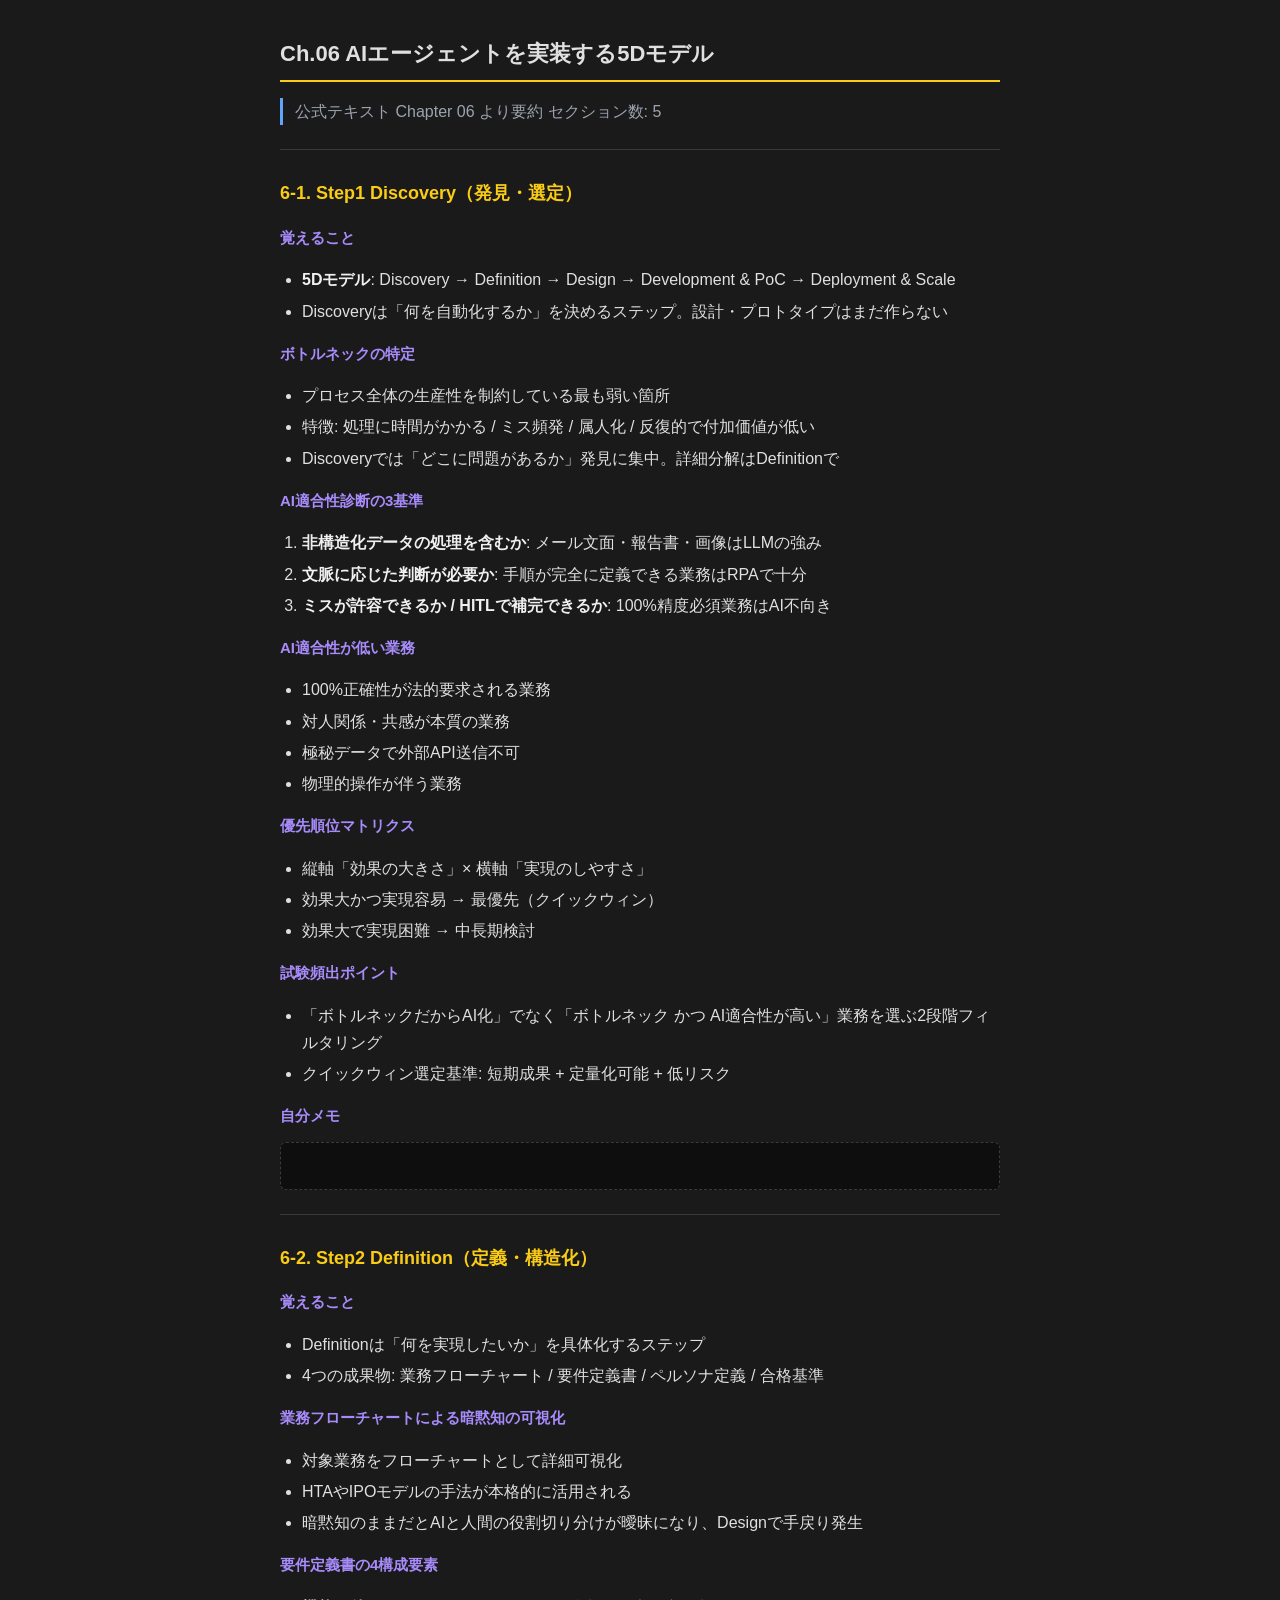
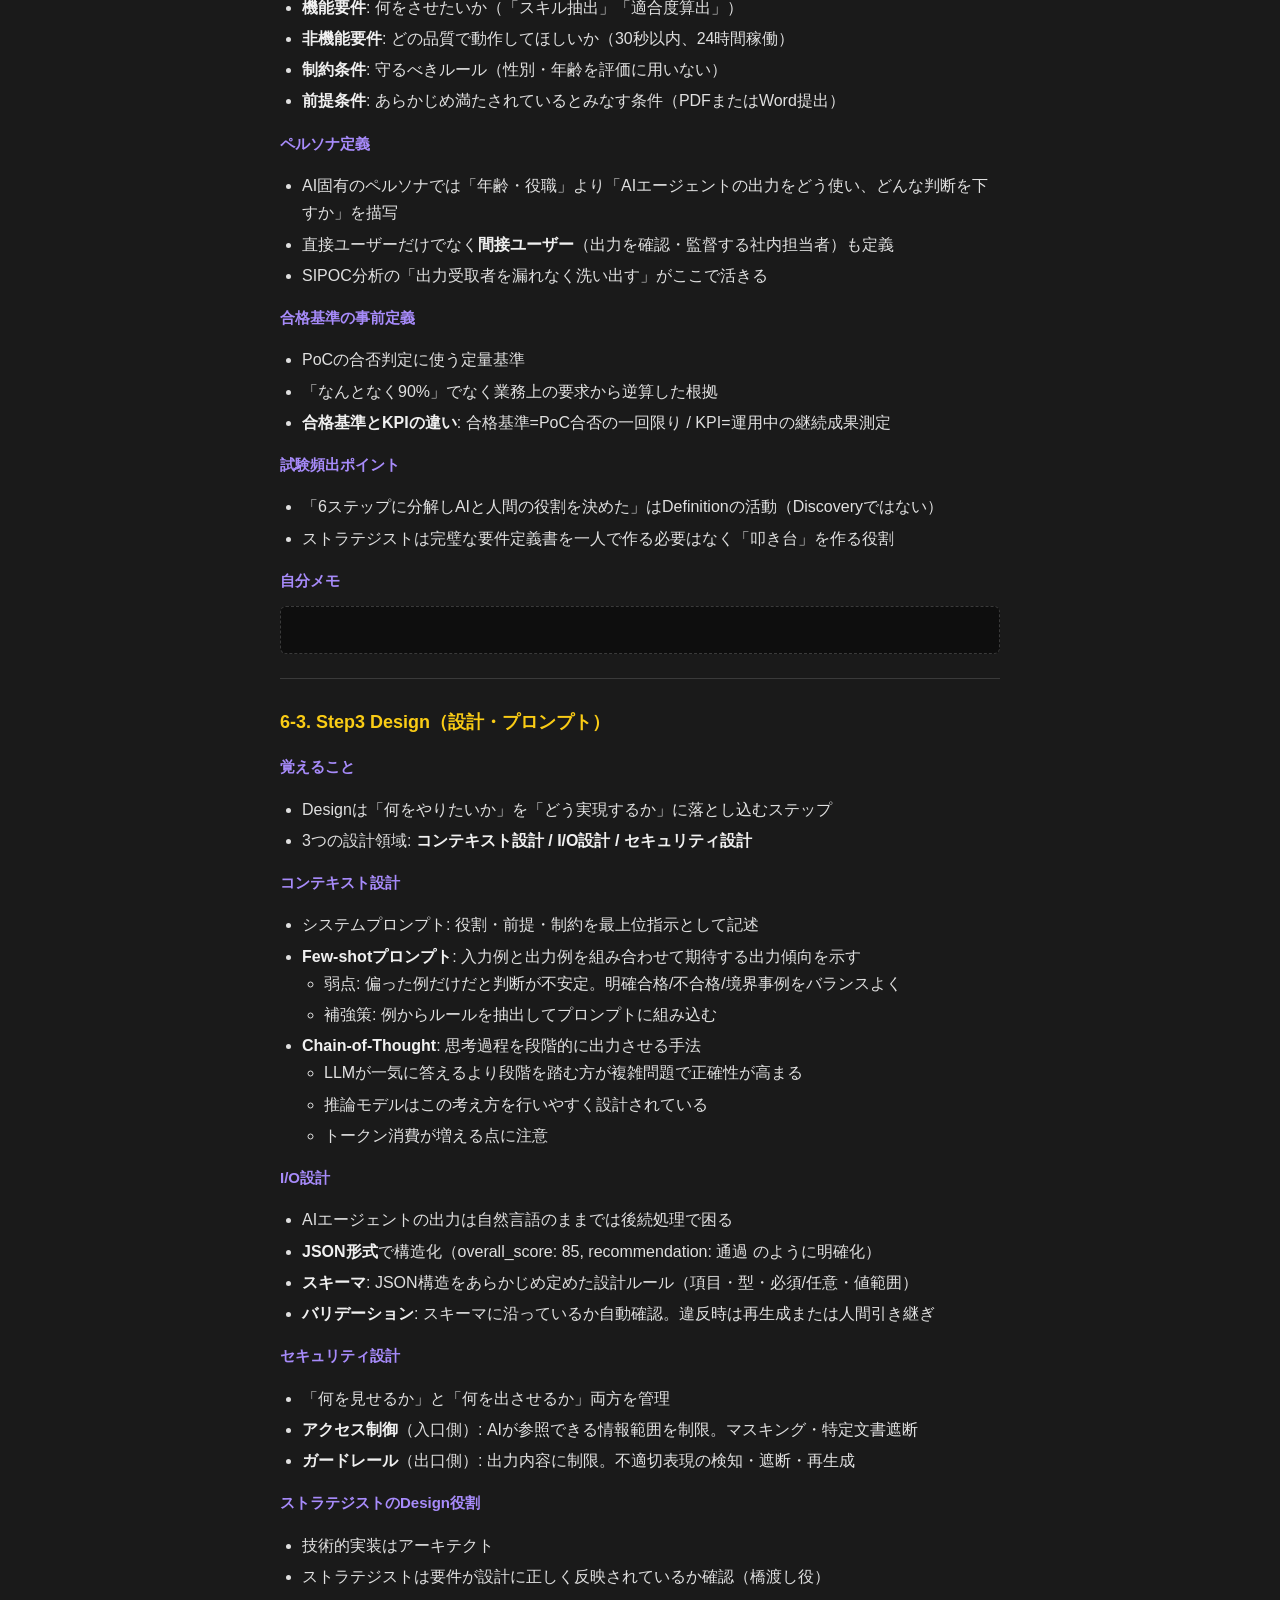
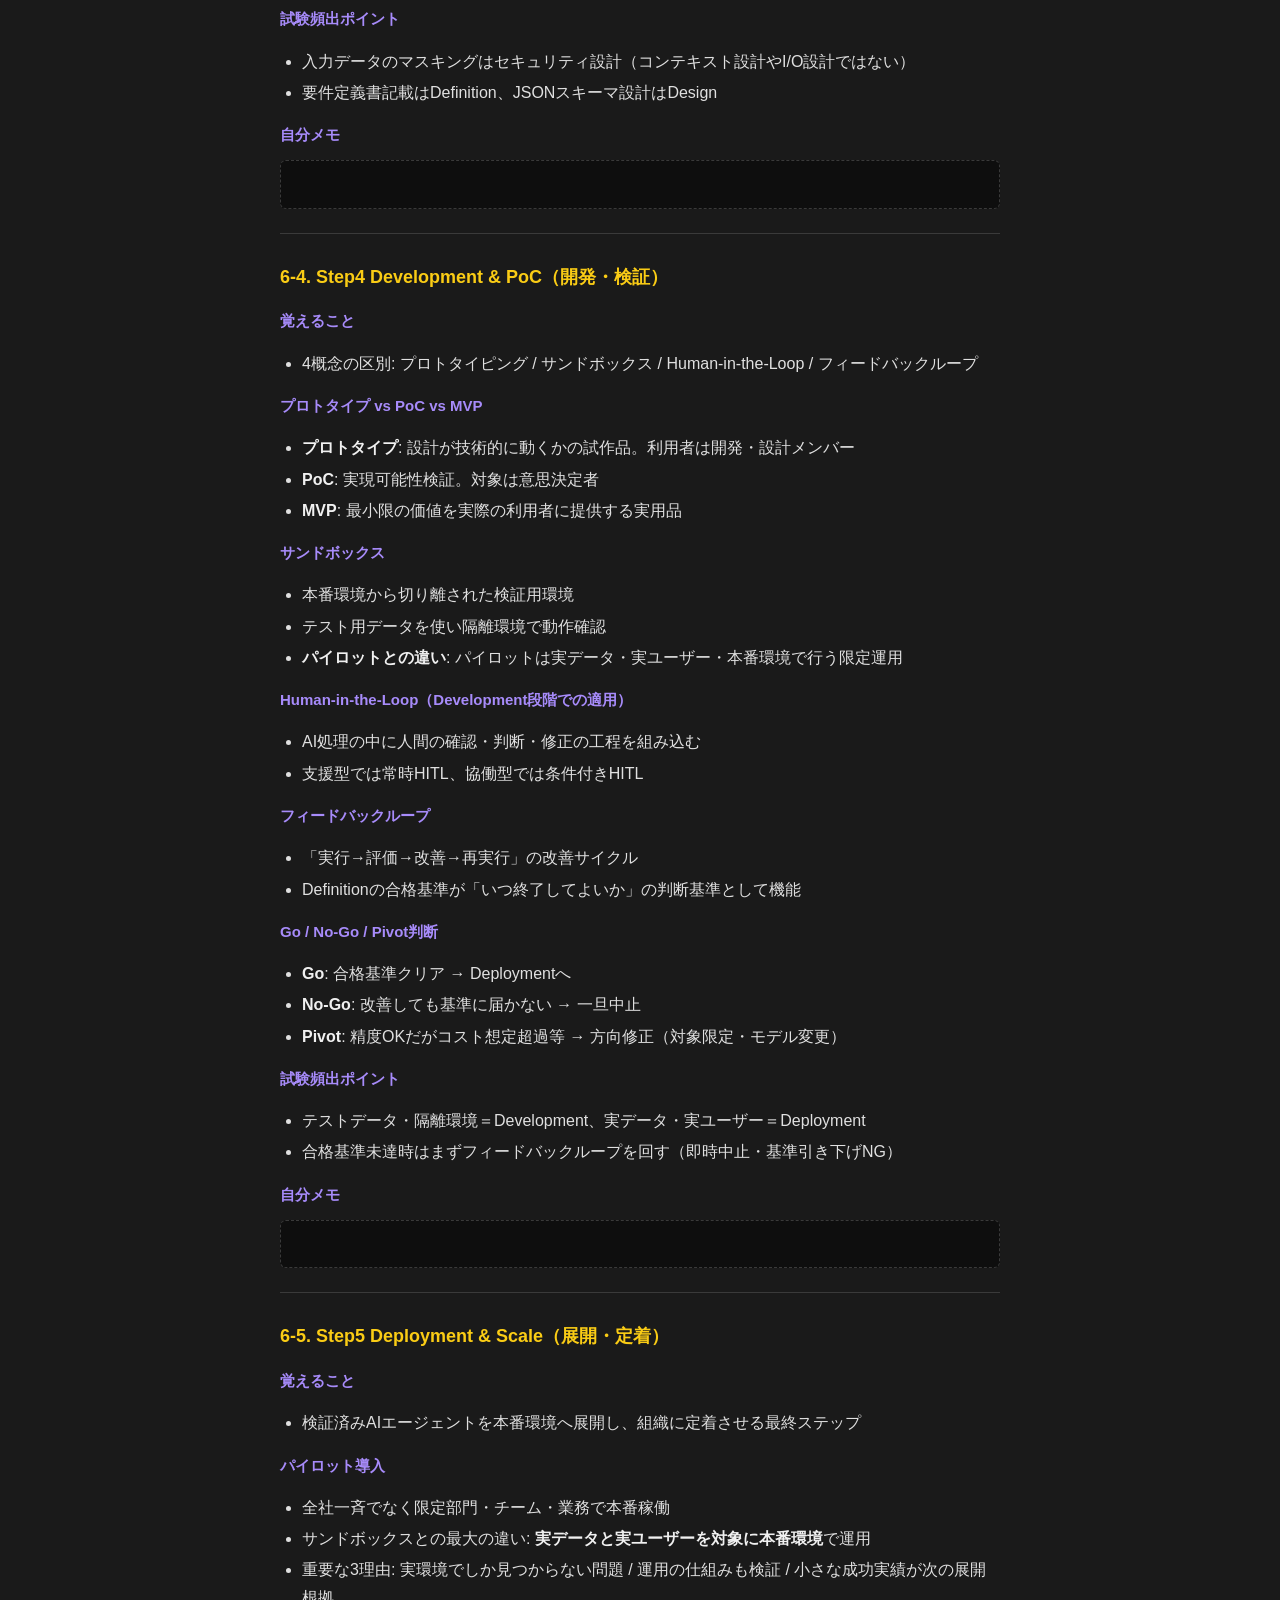
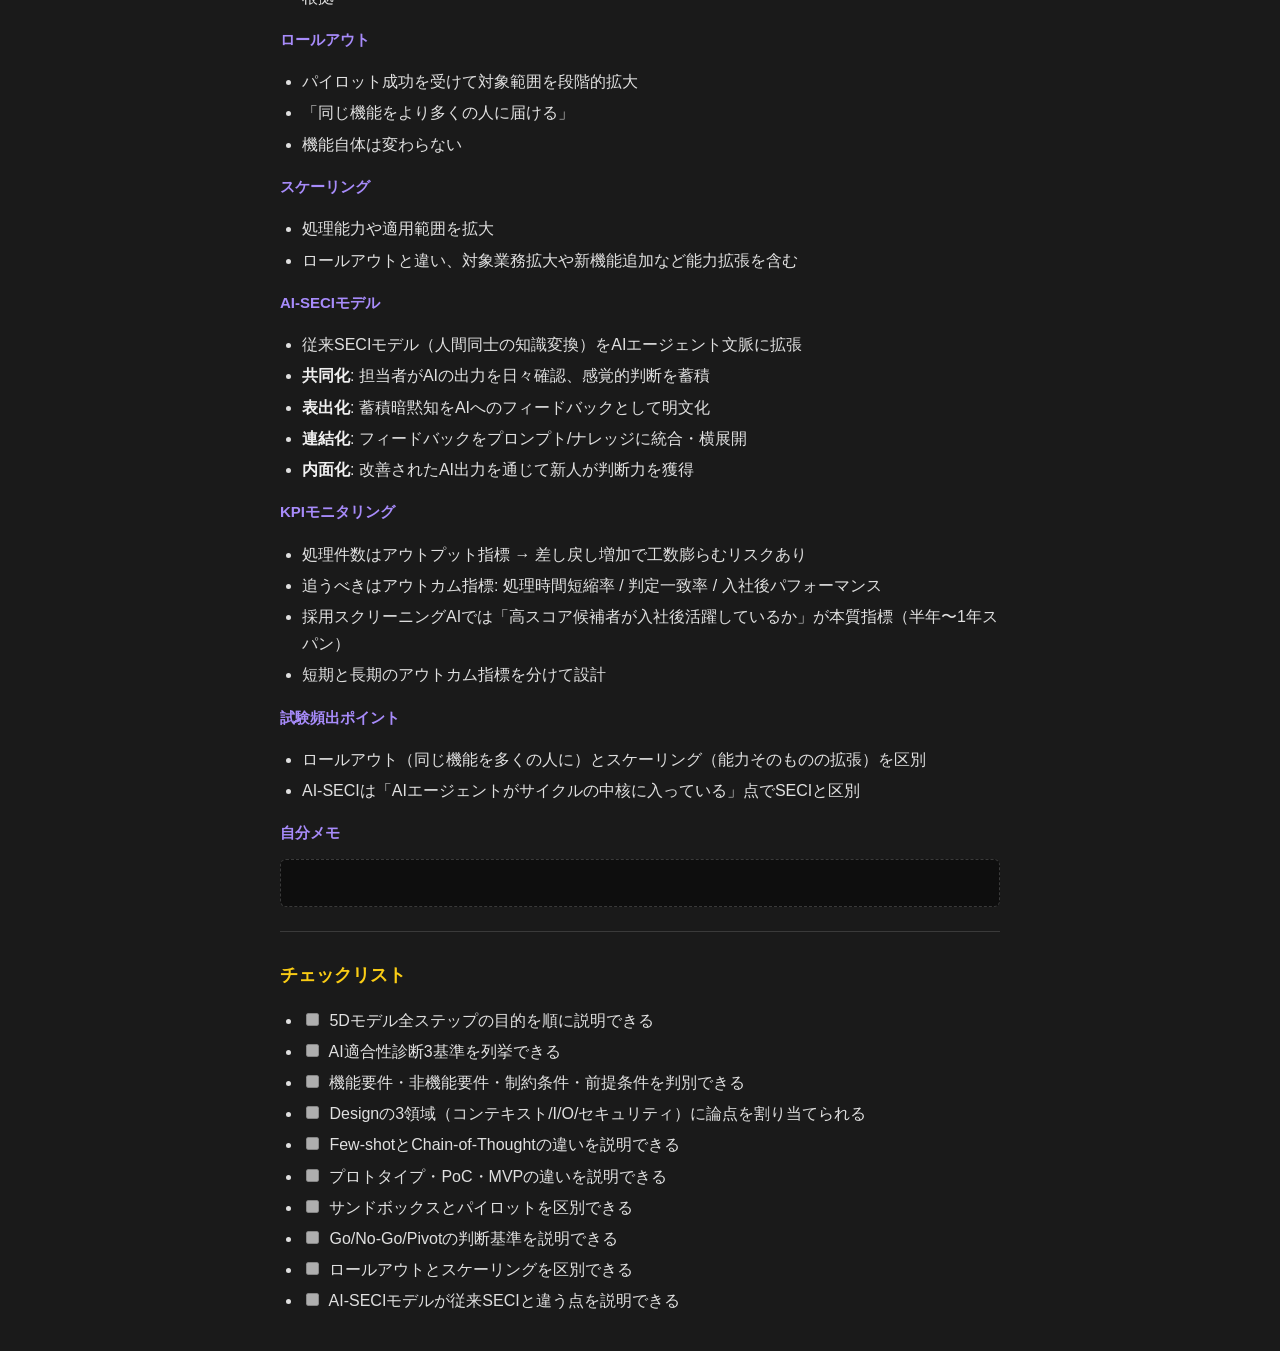
<file: learn-06.html>
<!DOCTYPE html>
<html lang="ja">
<head>
<meta charset="UTF-8">
<meta name="viewport" content="width=device-width, initial-scale=1">
<title>Ch.06 AIエージェントを実装する5Dモデル</title>
<style>
  body { font-family: -apple-system, BlinkMacSystemFont, "Hiragino Sans", sans-serif; background: #1a1a1a; color: #e0e0e0; max-width: 720px; margin: 0 auto; padding: 20px; line-height: 1.7; }
  h1 { font-size: 22px; border-bottom: 2px solid #facc15; padding-bottom: 8px; margin-bottom: 16px; }
  h2 { font-size: 18px; margin-top: 28px; margin-bottom: 12px; color: #facc15; }
  h3 { font-size: 15px; margin-top: 16px; margin-bottom: 8px; color: #a78bfa; }
  h4 { font-size: 14px; margin-top: 12px; margin-bottom: 6px; color: #c0c0c0; }
  blockquote { border-left: 3px solid #60a5fa; padding-left: 12px; margin: 12px 0; color: #9ca3af; }
  table { border-collapse: collapse; width: 100%; margin: 12px 0; }
  th, td { border: 1px solid #3a3a3a; padding: 8px 10px; font-size: 13px; text-align: left; }
  th { background: #2e2e2e; }
  ul, ol { padding-left: 22px; }
  li { margin-bottom: 4px; }
  code { background: #2e2e2e; padding: 2px 6px; border-radius: 4px; font-size: 13px; }
  pre { background: #0e0e0e; border: 1px dashed #3a3a3a; padding: 12px; border-radius: 6px; overflow-x: auto; }
  pre code { background: none; padding: 0; }
  hr { border: none; border-top: 1px solid #3a3a3a; margin: 24px 0; }
  input[type="checkbox"] { margin-right: 6px; }
  strong { color: #f0f0f0; }
</style>
</head>
<body>
<h1>Ch.06 AIエージェントを実装する5Dモデル</h1>
<blockquote>
<p>公式テキスト Chapter 06 より要約
セクション数: 5</p>
</blockquote>
<hr>
<h2>6-1. Step1 Discovery（発見・選定）</h2>
<h3>覚えること</h3>
<ul>
<li><strong>5Dモデル</strong>: Discovery → Definition → Design → Development &amp; PoC → Deployment &amp; Scale</li>
<li>Discoveryは「何を自動化するか」を決めるステップ。設計・プロトタイプはまだ作らない</li>
</ul>
<h3>ボトルネックの特定</h3>
<ul>
<li>プロセス全体の生産性を制約している最も弱い箇所</li>
<li>特徴: 処理に時間がかかる / ミス頻発 / 属人化 / 反復的で付加価値が低い</li>
<li>Discoveryでは「どこに問題があるか」発見に集中。詳細分解はDefinitionで</li>
</ul>
<h3>AI適合性診断の3基準</h3>
<ol>
<li><strong>非構造化データの処理を含むか</strong>: メール文面・報告書・画像はLLMの強み</li>
<li><strong>文脈に応じた判断が必要か</strong>: 手順が完全に定義できる業務はRPAで十分</li>
<li><strong>ミスが許容できるか / HITLで補完できるか</strong>: 100%精度必須業務はAI不向き</li>
</ol>
<h3>AI適合性が低い業務</h3>
<ul>
<li>100%正確性が法的要求される業務</li>
<li>対人関係・共感が本質の業務</li>
<li>極秘データで外部API送信不可</li>
<li>物理的操作が伴う業務</li>
</ul>
<h3>優先順位マトリクス</h3>
<ul>
<li>縦軸「効果の大きさ」× 横軸「実現のしやすさ」</li>
<li>効果大かつ実現容易 → 最優先（クイックウィン）</li>
<li>効果大で実現困難 → 中長期検討</li>
</ul>
<h3>試験頻出ポイント</h3>
<ul>
<li>「ボトルネックだからAI化」でなく「ボトルネック かつ AI適合性が高い」業務を選ぶ2段階フィルタリング</li>
<li>クイックウィン選定基準: 短期成果 + 定量化可能 + 低リスク</li>
</ul>
<h3>自分メモ</h3>
<pre><code>
</code></pre>
<hr>
<h2>6-2. Step2 Definition（定義・構造化）</h2>
<h3>覚えること</h3>
<ul>
<li>Definitionは「何を実現したいか」を具体化するステップ</li>
<li>4つの成果物: 業務フローチャート / 要件定義書 / ペルソナ定義 / 合格基準</li>
</ul>
<h3>業務フローチャートによる暗黙知の可視化</h3>
<ul>
<li>対象業務をフローチャートとして詳細可視化</li>
<li>HTAやIPOモデルの手法が本格的に活用される</li>
<li>暗黙知のままだとAIと人間の役割切り分けが曖昧になり、Designで手戻り発生</li>
</ul>
<h3>要件定義書の4構成要素</h3>
<ul>
<li><strong>機能要件</strong>: 何をさせたいか（「スキル抽出」「適合度算出」）</li>
<li><strong>非機能要件</strong>: どの品質で動作してほしいか（30秒以内、24時間稼働）</li>
<li><strong>制約条件</strong>: 守るべきルール（性別・年齢を評価に用いない）</li>
<li><strong>前提条件</strong>: あらかじめ満たされているとみなす条件（PDFまたはWord提出）</li>
</ul>
<h3>ペルソナ定義</h3>
<ul>
<li>AI固有のペルソナでは「年齢・役職」より「AIエージェントの出力をどう使い、どんな判断を下すか」を描写</li>
<li>直接ユーザーだけでなく<strong>間接ユーザー</strong>（出力を確認・監督する社内担当者）も定義</li>
<li>SIPOC分析の「出力受取者を漏れなく洗い出す」がここで活きる</li>
</ul>
<h3>合格基準の事前定義</h3>
<ul>
<li>PoCの合否判定に使う定量基準</li>
<li>「なんとなく90%」でなく業務上の要求から逆算した根拠</li>
<li><strong>合格基準とKPIの違い</strong>: 合格基準=PoC合否の一回限り / KPI=運用中の継続成果測定</li>
</ul>
<h3>試験頻出ポイント</h3>
<ul>
<li>「6ステップに分解しAIと人間の役割を決めた」はDefinitionの活動（Discoveryではない）</li>
<li>ストラテジストは完璧な要件定義書を一人で作る必要はなく「叩き台」を作る役割</li>
</ul>
<h3>自分メモ</h3>
<pre><code>
</code></pre>
<hr>
<h2>6-3. Step3 Design（設計・プロンプト）</h2>
<h3>覚えること</h3>
<ul>
<li>Designは「何をやりたいか」を「どう実現するか」に落とし込むステップ</li>
<li>3つの設計領域: <strong>コンテキスト設計 / I/O設計 / セキュリティ設計</strong></li>
</ul>
<h3>コンテキスト設計</h3>
<ul>
<li>システムプロンプト: 役割・前提・制約を最上位指示として記述</li>
<li><strong>Few-shotプロンプト</strong>: 入力例と出力例を組み合わせて期待する出力傾向を示す<ul>
<li>弱点: 偏った例だけだと判断が不安定。明確合格/不合格/境界事例をバランスよく</li>
<li>補強策: 例からルールを抽出してプロンプトに組み込む</li>
</ul>
</li>
<li><strong>Chain-of-Thought</strong>: 思考過程を段階的に出力させる手法<ul>
<li>LLMが一気に答えるより段階を踏む方が複雑問題で正確性が高まる</li>
<li>推論モデルはこの考え方を行いやすく設計されている</li>
<li>トークン消費が増える点に注意</li>
</ul>
</li>
</ul>
<h3>I/O設計</h3>
<ul>
<li>AIエージェントの出力は自然言語のままでは後続処理で困る</li>
<li><strong>JSON形式</strong>で構造化（overall_score: 85, recommendation: 通過 のように明確化）</li>
<li><strong>スキーマ</strong>: JSON構造をあらかじめ定めた設計ルール（項目・型・必須/任意・値範囲）</li>
<li><strong>バリデーション</strong>: スキーマに沿っているか自動確認。違反時は再生成または人間引き継ぎ</li>
</ul>
<h3>セキュリティ設計</h3>
<ul>
<li>「何を見せるか」と「何を出させるか」両方を管理</li>
<li><strong>アクセス制御</strong>（入口側）: AIが参照できる情報範囲を制限。マスキング・特定文書遮断</li>
<li><strong>ガードレール</strong>（出口側）: 出力内容に制限。不適切表現の検知・遮断・再生成</li>
</ul>
<h3>ストラテジストのDesign役割</h3>
<ul>
<li>技術的実装はアーキテクト</li>
<li>ストラテジストは要件が設計に正しく反映されているか確認（橋渡し役）</li>
</ul>
<h3>試験頻出ポイント</h3>
<ul>
<li>入力データのマスキングはセキュリティ設計（コンテキスト設計やI/O設計ではない）</li>
<li>要件定義書記載はDefinition、JSONスキーマ設計はDesign</li>
</ul>
<h3>自分メモ</h3>
<pre><code>
</code></pre>
<hr>
<h2>6-4. Step4 Development &amp; PoC（開発・検証）</h2>
<h3>覚えること</h3>
<ul>
<li>4概念の区別: プロトタイピング / サンドボックス / Human-in-the-Loop / フィードバックループ</li>
</ul>
<h3>プロトタイプ vs PoC vs MVP</h3>
<ul>
<li><strong>プロトタイプ</strong>: 設計が技術的に動くかの試作品。利用者は開発・設計メンバー</li>
<li><strong>PoC</strong>: 実現可能性検証。対象は意思決定者</li>
<li><strong>MVP</strong>: 最小限の価値を実際の利用者に提供する実用品</li>
</ul>
<h3>サンドボックス</h3>
<ul>
<li>本番環境から切り離された検証用環境</li>
<li>テスト用データを使い隔離環境で動作確認</li>
<li><strong>パイロットとの違い</strong>: パイロットは実データ・実ユーザー・本番環境で行う限定運用</li>
</ul>
<h3>Human-in-the-Loop（Development段階での適用）</h3>
<ul>
<li>AI処理の中に人間の確認・判断・修正の工程を組み込む</li>
<li>支援型では常時HITL、協働型では条件付きHITL</li>
</ul>
<h3>フィードバックループ</h3>
<ul>
<li>「実行→評価→改善→再実行」の改善サイクル</li>
<li>Definitionの合格基準が「いつ終了してよいか」の判断基準として機能</li>
</ul>
<h3>Go / No-Go / Pivot判断</h3>
<ul>
<li><strong>Go</strong>: 合格基準クリア → Deploymentへ</li>
<li><strong>No-Go</strong>: 改善しても基準に届かない → 一旦中止</li>
<li><strong>Pivot</strong>: 精度OKだがコスト想定超過等 → 方向修正（対象限定・モデル変更）</li>
</ul>
<h3>試験頻出ポイント</h3>
<ul>
<li>テストデータ・隔離環境＝Development、実データ・実ユーザー＝Deployment</li>
<li>合格基準未達時はまずフィードバックループを回す（即時中止・基準引き下げNG）</li>
</ul>
<h3>自分メモ</h3>
<pre><code>
</code></pre>
<hr>
<h2>6-5. Step5 Deployment &amp; Scale（展開・定着）</h2>
<h3>覚えること</h3>
<ul>
<li>検証済みAIエージェントを本番環境へ展開し、組織に定着させる最終ステップ</li>
</ul>
<h3>パイロット導入</h3>
<ul>
<li>全社一斉でなく限定部門・チーム・業務で本番稼働</li>
<li>サンドボックスとの最大の違い: <strong>実データと実ユーザーを対象に本番環境</strong>で運用</li>
<li>重要な3理由: 実環境でしか見つからない問題 / 運用の仕組みも検証 / 小さな成功実績が次の展開根拠</li>
</ul>
<h3>ロールアウト</h3>
<ul>
<li>パイロット成功を受けて対象範囲を段階的拡大</li>
<li>「同じ機能をより多くの人に届ける」</li>
<li>機能自体は変わらない</li>
</ul>
<h3>スケーリング</h3>
<ul>
<li>処理能力や適用範囲を拡大</li>
<li>ロールアウトと違い、対象業務拡大や新機能追加など能力拡張を含む</li>
</ul>
<h3>AI-SECIモデル</h3>
<ul>
<li>従来SECIモデル（人間同士の知識変換）をAIエージェント文脈に拡張</li>
<li><strong>共同化</strong>: 担当者がAIの出力を日々確認、感覚的判断を蓄積</li>
<li><strong>表出化</strong>: 蓄積暗黙知をAIへのフィードバックとして明文化</li>
<li><strong>連結化</strong>: フィードバックをプロンプト/ナレッジに統合・横展開</li>
<li><strong>内面化</strong>: 改善されたAI出力を通じて新人が判断力を獲得</li>
</ul>
<h3>KPIモニタリング</h3>
<ul>
<li>処理件数はアウトプット指標 → 差し戻し増加で工数膨らむリスクあり</li>
<li>追うべきはアウトカム指標: 処理時間短縮率 / 判定一致率 / 入社後パフォーマンス</li>
<li>採用スクリーニングAIでは「高スコア候補者が入社後活躍しているか」が本質指標（半年〜1年スパン）</li>
<li>短期と長期のアウトカム指標を分けて設計</li>
</ul>
<h3>試験頻出ポイント</h3>
<ul>
<li>ロールアウト（同じ機能を多くの人に）とスケーリング（能力そのものの拡張）を区別</li>
<li>AI-SECIは「AIエージェントがサイクルの中核に入っている」点でSECIと区別</li>
</ul>
<h3>自分メモ</h3>
<pre><code>
</code></pre>
<hr>
<h2>チェックリスト</h2>
<ul>
<li><input disabled="" type="checkbox"> 5Dモデル全ステップの目的を順に説明できる</li>
<li><input disabled="" type="checkbox"> AI適合性診断3基準を列挙できる</li>
<li><input disabled="" type="checkbox"> 機能要件・非機能要件・制約条件・前提条件を判別できる</li>
<li><input disabled="" type="checkbox"> Designの3領域（コンテキスト/I/O/セキュリティ）に論点を割り当てられる</li>
<li><input disabled="" type="checkbox"> Few-shotとChain-of-Thoughtの違いを説明できる</li>
<li><input disabled="" type="checkbox"> プロトタイプ・PoC・MVPの違いを説明できる</li>
<li><input disabled="" type="checkbox"> サンドボックスとパイロットを区別できる</li>
<li><input disabled="" type="checkbox"> Go/No-Go/Pivotの判断基準を説明できる</li>
<li><input disabled="" type="checkbox"> ロールアウトとスケーリングを区別できる</li>
<li><input disabled="" type="checkbox"> AI-SECIモデルが従来SECIと違う点を説明できる</li>
</ul>

</body>
</html>
</file>
